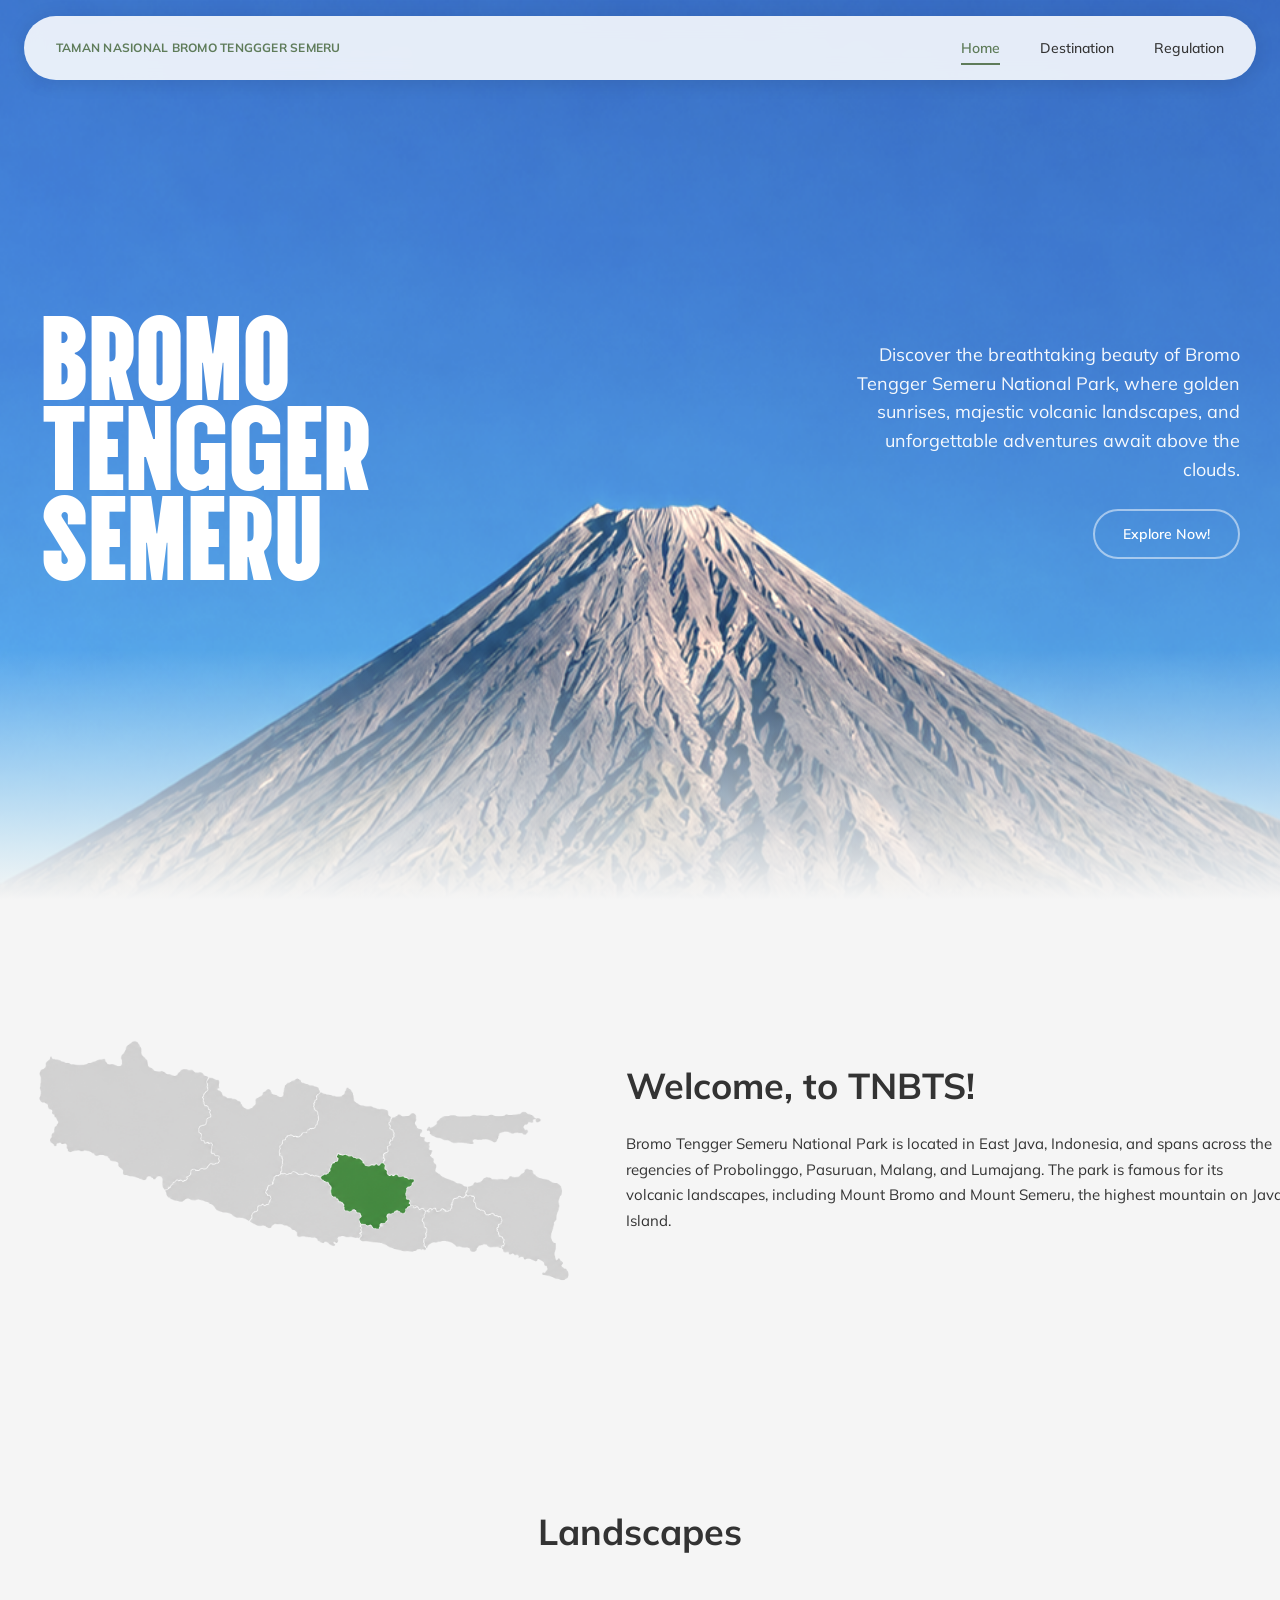
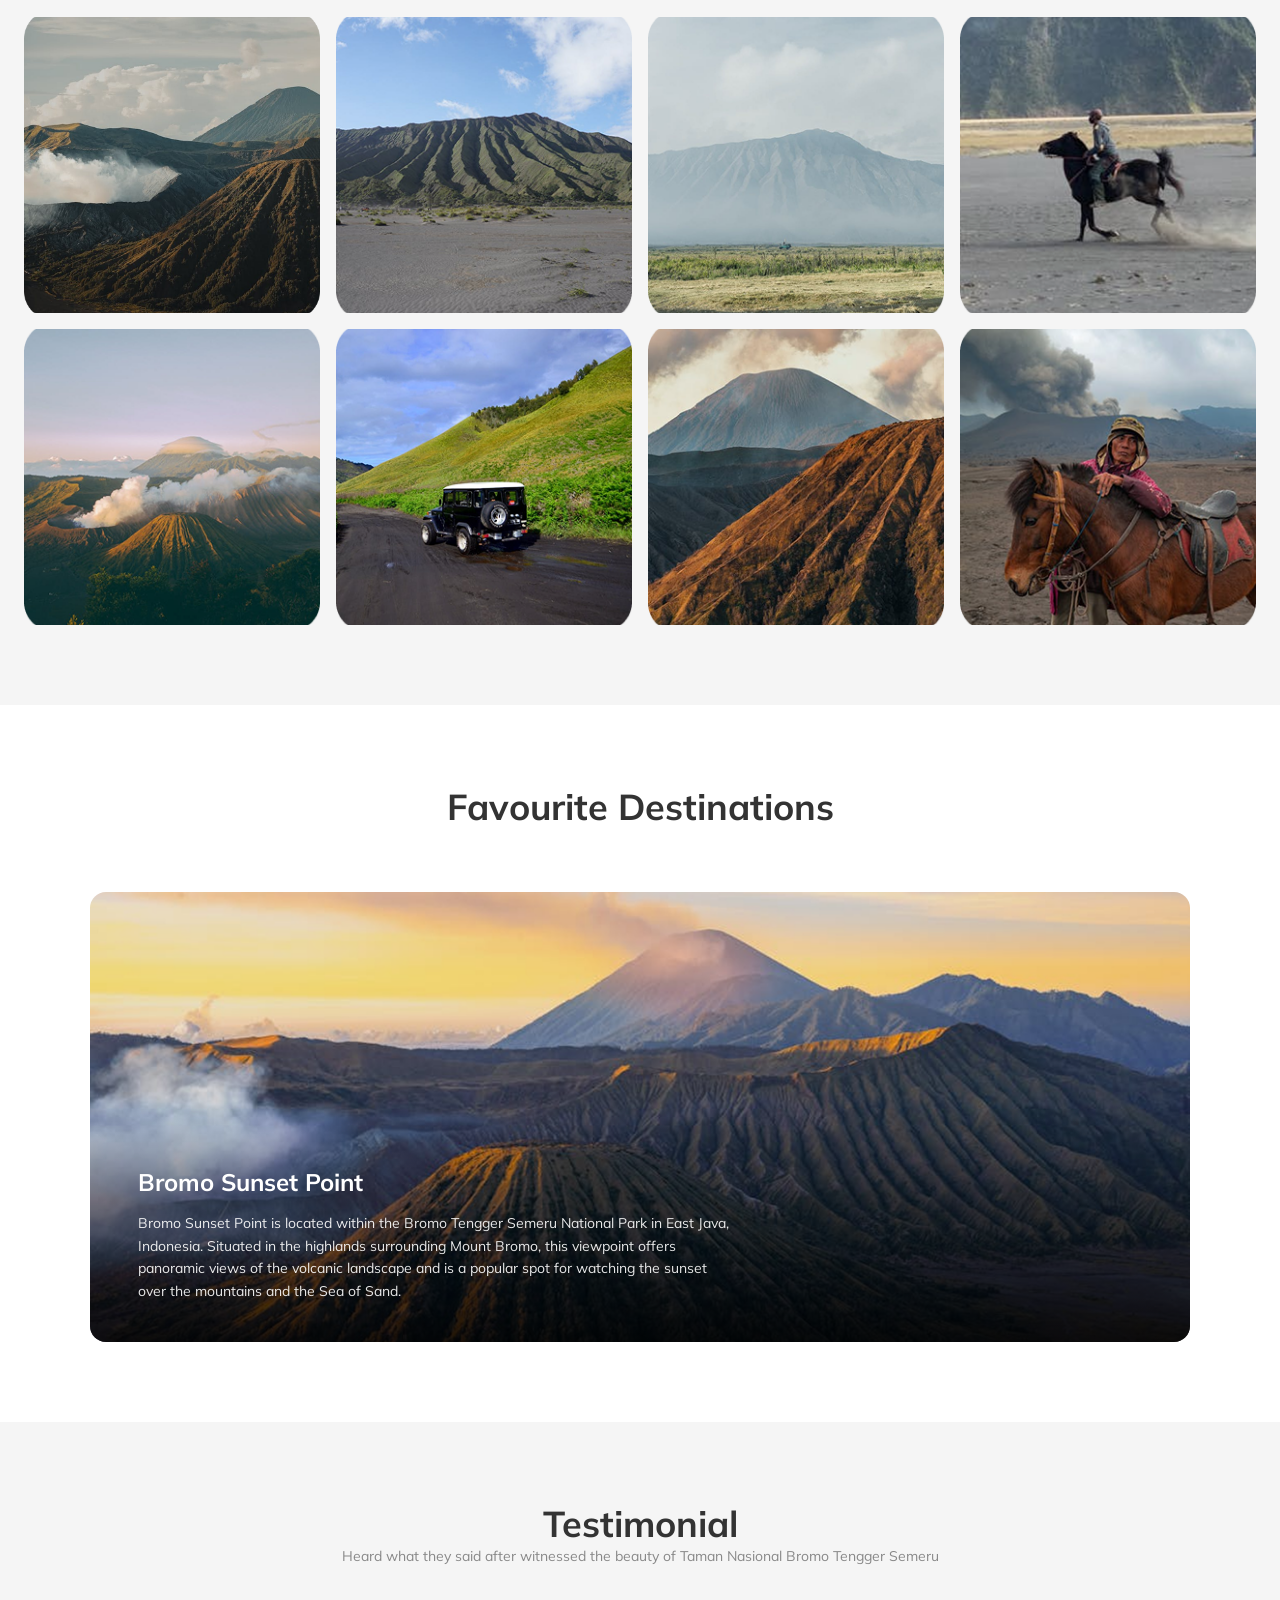
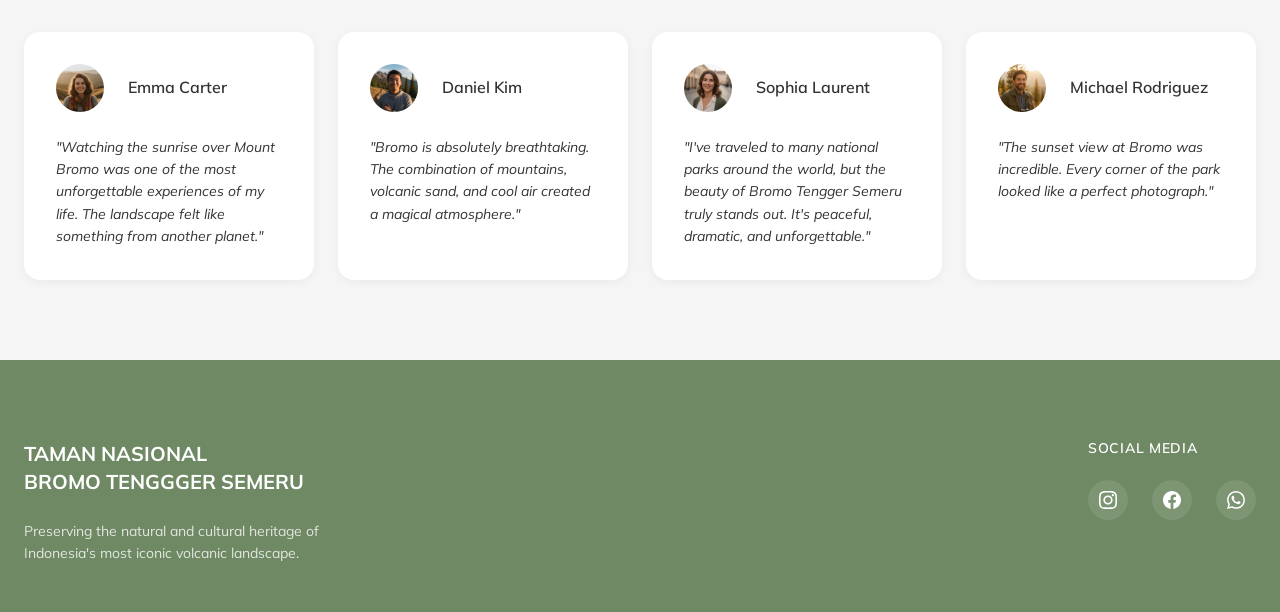
<file: Website Taman Nasional Bromo Tengger Semeru/index.html>
<link rel="preconnect" href="https://fonts.googleapis.com">
<link rel="preconnect" href="https://fonts.gstatic.com" crossorigin>
<link href="https://fonts.googleapis.com/css2?family=Vina+Sans&display=swap" rel="stylesheet">
<link href="https://fonts.googleapis.com/css2?family=Manrope:wght@200..800&display=swap" rel="stylesheet">

<!DOCTYPE html>
<html lang="en">
<head>
  <meta charset="UTF-8">
  <meta name="viewport" content="width=device-width, initial-scale=1.0">
  <title>Taman Nasional Bromo Tengger Semeru</title>
  <meta name="description" content="Discover the breathtaking beauty of Bromo Tengger Semeru National Park, Indonesia's iconic volcanic landscape.">
  <link rel="stylesheet" href="style.css">
  <link rel="preconnect" href="https://fonts.googleapis.com">
  <link rel="preconnect" href="https://fonts.gstatic.com" crossorigin>
  <link href="https://fonts.googleapis.com/css2?family=Vina+Sans&display=swap" rel="stylesheet">
  <link href="https://fonts.googleapis.com/css2?family=Manrope:wght@200..800&display=swap" rel="stylesheet">
  <link href="https://fonts.googleapis.com/css2?family=Mulish:wght@200;300;400;500;600;700;800&display=swap" rel="stylesheet">
  <link href="https://fonts.googleapis.com/css2?family=Montserrat:wght@100;200;300;400;500;600;700;800;900&display=swap" rel="stylesheet">
</head>
<body>

  <!-- navbar -->
  <nav class="navbar">
    <div class="navbar-logo">TAMAN NASIONAL BROMO TENGGGER SEMERU</div>
    <ul class="navbar-links">
      <li><a href="index.html" class="active">Home</a></li>
      <li><a href="destination.html">Destination</a></li>
      <li><a href="regulation.html">Regulation</a></li>
    </ul>
  </nav>

  <!-- heading -->
  <section class="hero home-hero">
    <img src="assets/home-mountain.png" alt="Bromo Tengger Semeru National Park" class="hero-bg">
    <div class="hero-content">
      <div class="hero-text">
        <h1 class="hero-title">BROMO<br>TENGGER<br>SEMERU</h1>
      </div>
      <div class="hero-right">
        <p class="hero-subtitle">Discover the breathtaking beauty of Bromo Tengger Semeru National Park, where golden sunrises, majestic volcanic landscapes, and unforgettable adventures await above the clouds.</p>
        <a href="destination.html" class="btn btn-outline">Explore Now!</a>
      </div>
    </div>
  </section>

  <!-- bagian welcome -->
  <section class="welcome">
    <div class="container">
      <div class="welcome-grid">
        <div class="welcome-map">
          <img src="assets/peta.png" alt="Gambar tidak ditemukan">
        </div>
        <div class="welcome-content">
          <h2>Welcome, to TNBTS!</h2>
          <p>Bromo Tengger Semeru National Park is located in East Java, Indonesia, and spans across the regencies of Probolinggo, Pasuruan, Malang, and Lumajang. The park is famous for its volcanic landscapes, including Mount Bromo and Mount Semeru, the highest mountain on Java Island.</p>
        </div>
      </div>
    </div>
  </section>

  <!-- galeri -->
  <section class="landscapes">
    <div class="container">
      <div class="section-header">
        <h2>Landscapes</h2>
      </div>
      <div class="masonry-grid">
        <div class="masonry-item">
          <img src="assets/img1.png" alt="Bromo panorama above clouds">
        </div>
        <div class="masonry-item">
          <img src="assets/img2.png" alt="Misty Bromo morning">
        </div>
        <div class="masonry-item">
          <img src="assets/img3.png" alt="Bromo crater close-up">
        </div>
        <div class="masonry-item">
          <img src="assets/img4.png" alt="Green savanna hills">
        </div>
        <div class="masonry-item">
          <img src="assets/img5.png" alt="Horse riding at Bromo">
        </div>
        <div class="masonry-item">
          <img src="assets/img6.png" alt="Aerial Bromo view">
        </div>
        <div class="masonry-item">
          <img src="assets/img7.png" alt="Terraced hills near Bromo">
        </div>
        <div class="masonry-item">
          <img src="assets/img8.png" alt="Kingkong hill viewpoint">
        </div>
      </div>
    </div>
  </section>

  <!-- favourite destinations -->
  <section class="favourite-destinations">
    <div class="container">
      <div class="section-header">
        <h2>Favourite Destinations</h2>
      </div>
      <div class="destination-card">
        <img src="assets/img9.png" alt="Bromo Sunset Point">
        <div class="destination-card-overlay">
          <h3>Bromo Sunset Point</h3>
          <p>Bromo Sunset Point is located within the Bromo Tengger Semeru National Park in East Java, Indonesia. Situated in the highlands surrounding Mount Bromo, this viewpoint offers panoramic views of the volcanic landscape and is a popular spot for watching the sunset over the mountains and the Sea of Sand.</p>
        </div>
      </div>
    </div>
  </section>

  <!-- testmonial -->
  <section class="testimonials">
    <div class="container">
      <div class="section-header">
        <h2>Testimonial</h2>
        <p class="testimonials-subtitle">Heard what they said after witnessed the beauty of Taman Nasional Bromo Tengger Semeru</p>
      </div>
      <div class="testimonials-grid">
        <div class="testimonial-card">
          <div class="testimonial-header">
            <img src="assets/avatar-emma.jpg" alt="Emma Carter" class="testimonial-avatar">
            <span class="testimonial-name">Emma Carter</span>
          </div>
          <p class="testimonial-text">"Watching the sunrise over Mount Bromo was one of the most unforgettable experiences of my life. The landscape felt like something from another planet."</p>
        </div>
        <div class="testimonial-card">
          <div class="testimonial-header">
            <img src="assets/avatar-daniel.jpg" alt="Daniel Kim" class="testimonial-avatar">
            <span class="testimonial-name">Daniel Kim</span>
          </div>
          <p class="testimonial-text">"Bromo is absolutely breathtaking. The combination of mountains, volcanic sand, and cool air created a magical atmosphere."</p>
        </div>
        <div class="testimonial-card">
          <div class="testimonial-header">
            <img src="assets/avatar-sophia.jpg" alt="Sophia Laurent" class="testimonial-avatar">
            <span class="testimonial-name">Sophia Laurent</span>
          </div>
          <p class="testimonial-text">"I've traveled to many national parks around the world, but the beauty of Bromo Tengger Semeru truly stands out. It's peaceful, dramatic, and unforgettable."</p>
        </div>
        <div class="testimonial-card">
          <div class="testimonial-header">
            <img src="assets/avatar-michael.jpg" alt="Michael Rodriguez" class="testimonial-avatar">
            <span class="testimonial-name">Michael Rodriguez</span>
          </div>
          <p class="testimonial-text">"The sunset view at Bromo was incredible. Every corner of the park looked like a perfect photograph."</p>
        </div>
      </div>
    </div>
  </section>

  <!-- footer -->
  <footer class="footer">
    <div class="container">
      <div class="footer-grid">
        <div class="footer-brand">
          <h3>TAMAN NASIONAL<br>BROMO TENGGGER SEMERU</h3>
          <p>Preserving the natural and cultural heritage of Indonesia's most iconic volcanic landscape.</p>
        </div>
        <div class="footer-social">
          <h4>Social Media</h4>
          <div class="social-links">
            <a href="https://www.instagram.com/bbtnbromotenggersemeru/" class="social-link" aria-label="Instagram">
              <svg viewBox="0 0 24 24"><path d="M12 2.163c3.204 0 3.584.012 4.85.07 3.252.148 4.771 1.691 4.919 4.919.058 1.265.069 1.645.069 4.849 0 3.205-.012 3.584-.069 4.849-.149 3.225-1.664 4.771-4.919 4.919-1.266.058-1.644.07-4.85.07-3.204 0-3.584-.012-4.849-.07-3.26-.149-4.771-1.699-4.919-4.92-.058-1.265-.07-1.644-.07-4.849 0-3.204.013-3.583.07-4.849.149-3.227 1.664-4.771 4.919-4.919 1.266-.057 1.645-.069 4.849-.069zm0-2.163c-3.259 0-3.667.014-4.947.072-4.358.2-6.78 2.618-6.98 6.98-.059 1.281-.073 1.689-.073 4.948 0 3.259.014 3.668.072 4.948.2 4.358 2.618 6.78 6.98 6.98 1.281.058 1.689.072 4.948.072 3.259 0 3.668-.014 4.948-.072 4.354-.2 6.782-2.618 6.979-6.98.059-1.28.073-1.689.073-4.948 0-3.259-.014-3.667-.072-4.947-.196-4.354-2.617-6.78-6.979-6.98-1.281-.059-1.69-.073-4.949-.073zm0 5.838c-3.403 0-6.162 2.759-6.162 6.162s2.759 6.163 6.162 6.163 6.162-2.759 6.162-6.163c0-3.403-2.759-6.162-6.162-6.162zm0 10.162c-2.209 0-4-1.79-4-4 0-2.209 1.791-4 4-4s4 1.791 4 4c0 2.21-1.791 4-4 4zm6.406-11.845c-.796 0-1.441.645-1.441 1.44s.645 1.44 1.441 1.44c.795 0 1.439-.645 1.439-1.44s-.644-1.44-1.439-1.44z"/></svg>
            </a>
            <a href="https://www.facebook.com/tnbromotenggersemeru/?locale=id_ID" class="social-link" aria-label="Facebook">
              <svg viewBox="0 0 24 24"><path d="M24 12.073c0-6.627-5.373-12-12-12s-12 5.373-12 12c0 5.99 4.388 10.954 10.125 11.854v-8.385H7.078v-3.47h3.047V9.43c0-3.007 1.792-4.669 4.533-4.669 1.312 0 2.686.235 2.686.235v2.953H15.83c-1.491 0-1.956.925-1.956 1.874v2.25h3.328l-.532 3.47h-2.796v8.385C19.612 23.027 24 18.062 24 12.073z"/></svg>
            </a>
            <a href="https://api.whatsapp.com/send/?phone=6285158891828&text&type=phone_number&app_absent=0" class="social-link" aria-label="WhatsApp">
              <svg viewBox="0 0 24 24"><path d="M17.472 14.382c-.297-.149-1.758-.867-2.03-.967-.273-.099-.471-.148-.67.15-.197.297-.767.966-.94 1.164-.173.199-.347.223-.644.075-.297-.15-1.255-.463-2.39-1.475-.883-.788-1.48-1.761-1.653-2.059-.173-.297-.018-.458.13-.606.134-.133.298-.347.446-.52.149-.174.198-.298.298-.497.099-.198.05-.371-.025-.52-.075-.149-.669-1.612-.916-2.207-.242-.579-.487-.5-.669-.51-.173-.008-.371-.01-.57-.01-.198 0-.52.074-.792.372-.272.297-1.04 1.016-1.04 2.479 0 1.462 1.065 2.875 1.213 3.074.149.198 2.096 3.2 5.077 4.487.709.306 1.262.489 1.694.625.712.227 1.36.195 1.871.118.571-.085 1.758-.719 2.006-1.413.248-.694.248-1.289.173-1.413-.074-.124-.272-.198-.57-.347m-5.421 7.403h-.004a9.87 9.87 0 01-5.031-1.378l-.361-.214-3.741.982.998-3.648-.235-.374a9.86 9.86 0 01-1.51-5.26c.001-5.45 4.436-9.884 9.888-9.884 2.64 0 5.122 1.03 6.988 2.898a9.825 9.825 0 012.893 6.994c-.003 5.45-4.437 9.884-9.885 9.884m8.413-18.297A11.815 11.815 0 0012.05 0C5.495 0 .16 5.335.157 11.892c0 2.096.547 4.142 1.588 5.945L.057 24l6.305-1.654a11.882 11.882 0 005.683 1.448h.005c6.554 0 11.89-5.335 11.893-11.893a11.821 11.821 0 00-3.48-8.413z"/></svg>
            </a>
          </div>
        </div>
      </div>
    </div>
  </footer>

</body>
</html>
</file>
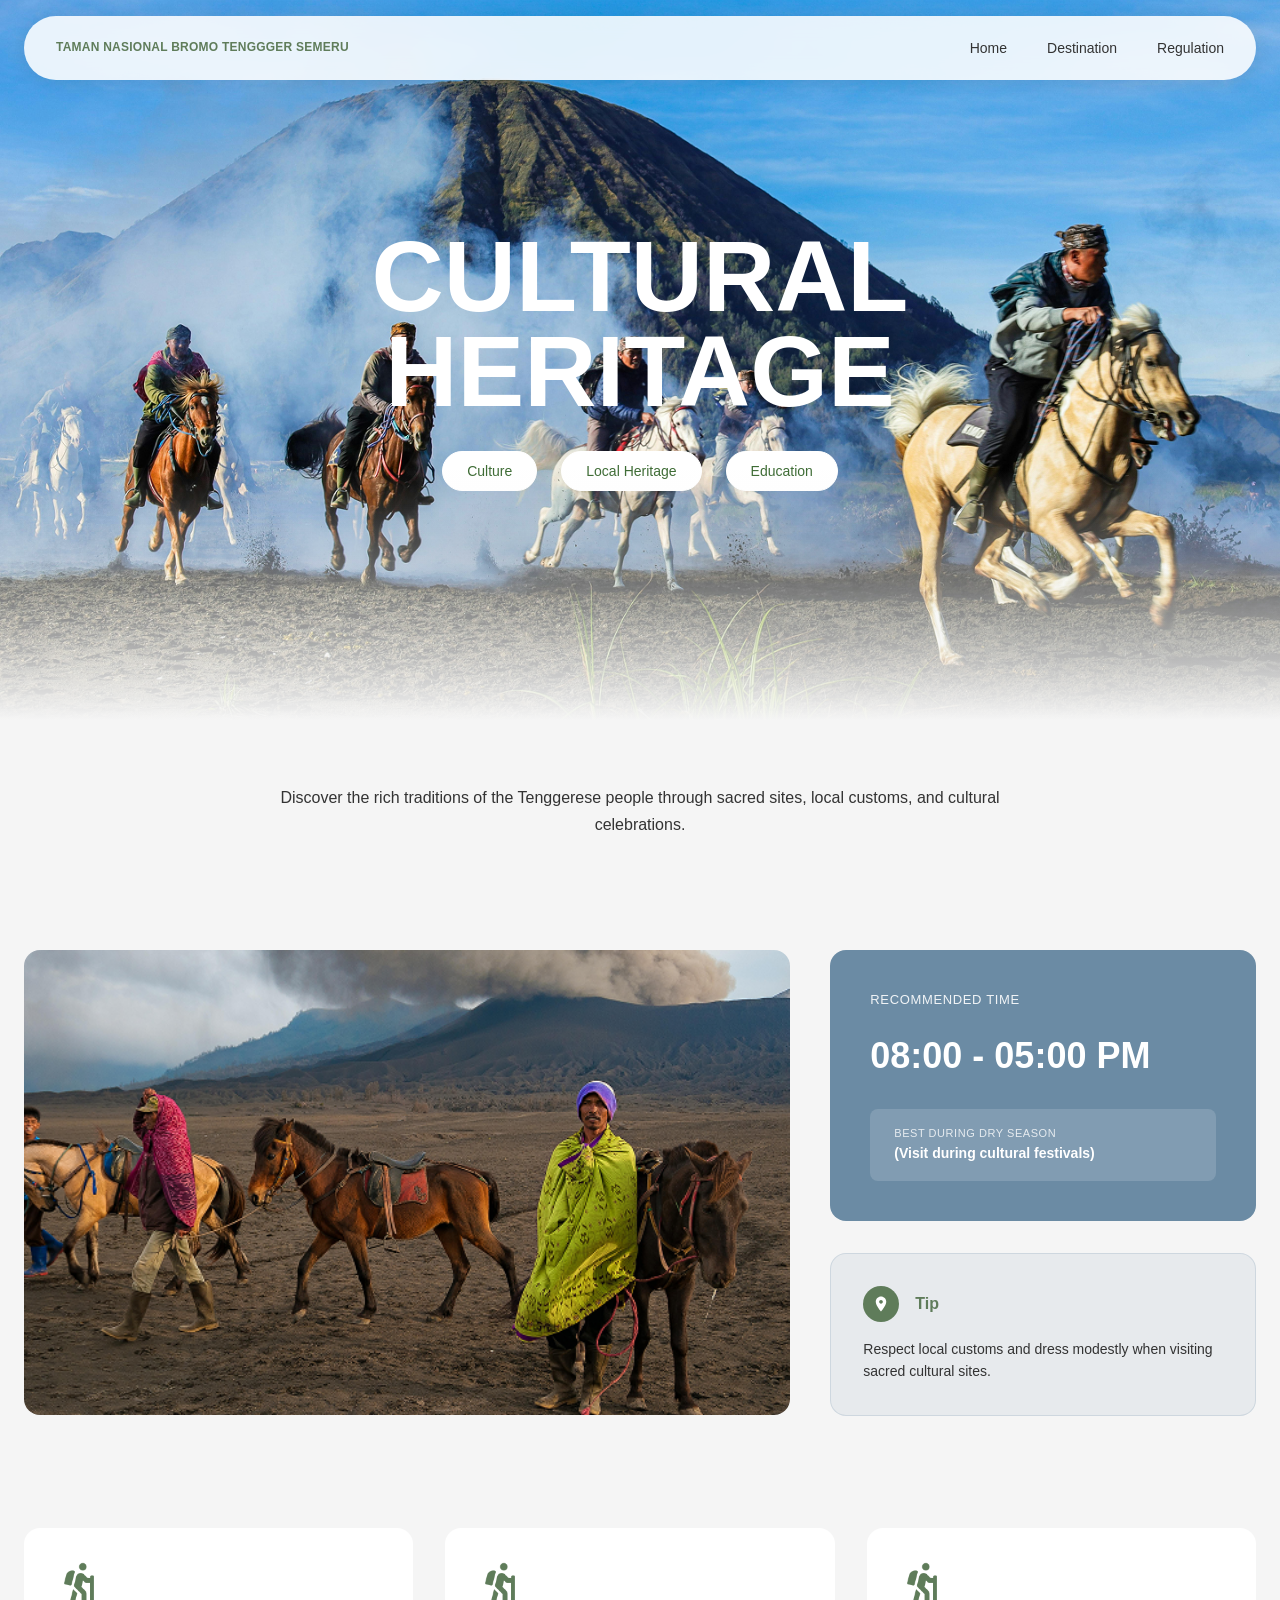
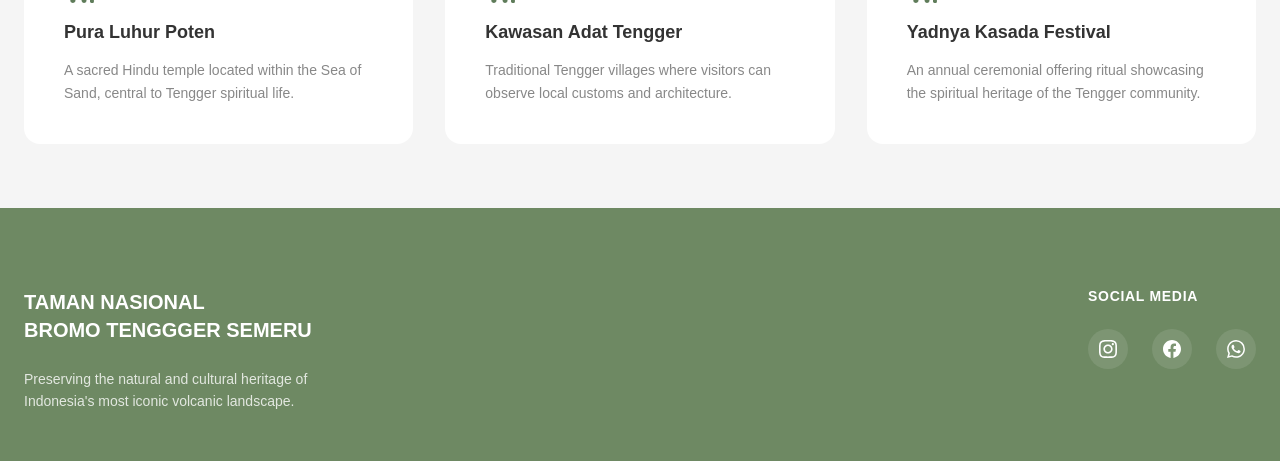
<file: Website Taman Nasional Bromo Tengger Semeru/destination-cultural-heritage.html>
<!DOCTYPE html>
<html lang="en">
<head>
  <meta charset="UTF-8">
  <meta name="viewport" content="width=device-width, initial-scale=1.0">
  <title>Cultural Heritage - Taman Nasional Bromo Tengger Semeru</title>
  <meta name="description" content="Discover the rich traditions of the Tenggerese people through sacred sites, local customs, and cultural celebrations at Bromo.">
  <link rel="stylesheet" href="style.css">
</head>
<body>

  <!-- navbar -->
  <nav class="navbar">
    <div class="navbar-logo">TAMAN NASIONAL BROMO TENGGGER SEMERU</div>
    <ul class="navbar-links">
      <li><a href="index.html">Home</a></li>
      <li><a href="destination.html">Destination</a></li>
      <li><a href="regulation.html">Regulation</a></li>
    </ul>
  </nav>

  <!-- heading atas -->
  <section class="hero sub-hero">
    <img src="assets/img17.png" alt="Cultural Heritage at Bromo" class="hero-bg">
    <div class="hero-content">
      <h1 class="hero-title">CULTURAL HERITAGE</h1>
      <div class="hero-tags">
        <span class="tag-pill">Culture</span>
        <span class="tag-pill">Local Heritage</span>
        <span class="tag-pill">Education</span>
      </div>
    </div>
  </section>

  <!-- deskripsi -->
  <section class="description-section">
    <div class="container">
      <p>Discover the rich traditions of the Tenggerese people through sacred sites, local customs, and cultural celebrations.</p>
    </div>
  </section>

  <!-- kotak konten -->
  <section class="content-block">
    <div class="container">
      <div class="content-grid">
        <div class="content-image">
          <img src="assets/img21.png" alt="Tenggerese cultural ceremony at Bromo">
        </div>
        <div class="content-sidebar">
          <div class="time-card">
            <div class="time-card-label">Recommended Time</div>
            <div class="time-card-time">08:00 - 05:00 PM</div>
            <div class="time-card-season">
              <div class="time-card-season-label">Best During Dry Season</div>
              <div class="time-card-season-value">(Visit during cultural festivals)</div>
            </div>
          </div>
          <div class="tip-card">
            <div class="tip-card-header">
              <div class="tip-icon">
                <svg viewBox="0 0 24 24"><path d="M12 2C8.13 2 5 5.13 5 9c0 5.25 7 13 7 13s7-7.75 7-13c0-3.87-3.13-7-7-7zm0 9.5c-1.38 0-2.5-1.12-2.5-2.5s1.12-2.5 2.5-2.5 2.5 1.12 2.5 2.5-1.12 2.5-2.5 2.5z"/></svg>
              </div>
              <h4>Tip</h4>
            </div>
            <p>Respect local customs and dress modestly when visiting sacred cultural sites.</p>
          </div>
        </div>
      </div>
    </div>
  </section>

  <!-- destinasi -->
  <section class="sub-locations">
    <div class="container">
      <div class="sub-locations-grid">
        <div class="sub-location-card">
          <div class="sub-location-icon">
            <img src="assets/img22.png">
          </div>
          <h3>Pura Luhur Poten</h3>
          <p>A sacred Hindu temple located within the Sea of Sand, central to Tengger spiritual life.</p>
        </div>
        <div class="sub-location-card">
          <div class="sub-location-icon">
            <img src="assets/img22.png">
          </div>
          <h3>Kawasan Adat Tengger</h3>
          <p>Traditional Tengger villages where visitors can observe local customs and architecture.</p>
        </div>
        <div class="sub-location-card">
          <div class="sub-location-icon">
            <img src="assets/img22.png">
          </div>
          <h3>Yadnya Kasada Festival</h3>
          <p>An annual ceremonial offering ritual showcasing the spiritual heritage of the Tengger community.</p>
        </div>
      </div>
    </div>
  </section>

<!-- footer-->
  <footer class="footer">
    <div class="container">
      <div class="footer-grid">
        <div class="footer-brand">
          <h3>TAMAN NASIONAL<br>BROMO TENGGGER SEMERU</h3>
          <p>Preserving the natural and cultural heritage of Indonesia's most iconic volcanic landscape.</p>
        </div>
        <div class="footer-social">
          <h4>Social Media</h4>
          <div class="social-links">
            <a href="https://www.instagram.com/bbtnbromotenggersemeru/" class="social-link" aria-label="Instagram">
              <svg viewBox="0 0 24 24"><path d="M12 2.163c3.204 0 3.584.012 4.85.07 3.252.148 4.771 1.691 4.919 4.919.058 1.265.069 1.645.069 4.849 0 3.205-.012 3.584-.069 4.849-.149 3.225-1.664 4.771-4.919 4.919-1.266.058-1.644.07-4.85.07-3.204 0-3.584-.012-4.849-.07-3.26-.149-4.771-1.699-4.919-4.92-.058-1.265-.07-1.644-.07-4.849 0-3.204.013-3.583.07-4.849.149-3.227 1.664-4.771 4.919-4.919 1.266-.057 1.645-.069 4.849-.069zm0-2.163c-3.259 0-3.667.014-4.947.072-4.358.2-6.78 2.618-6.98 6.98-.059 1.281-.073 1.689-.073 4.948 0 3.259.014 3.668.072 4.948.2 4.358 2.618 6.78 6.98 6.98 1.281.058 1.689.072 4.948.072 3.259 0 3.668-.014 4.948-.072 4.354-.2 6.782-2.618 6.979-6.98.059-1.28.073-1.689.073-4.948 0-3.259-.014-3.667-.072-4.947-.196-4.354-2.617-6.78-6.979-6.98-1.281-.059-1.69-.073-4.949-.073zm0 5.838c-3.403 0-6.162 2.759-6.162 6.162s2.759 6.163 6.162 6.163 6.162-2.759 6.162-6.163c0-3.403-2.759-6.162-6.162-6.162zm0 10.162c-2.209 0-4-1.79-4-4 0-2.209 1.791-4 4-4s4 1.791 4 4c0 2.21-1.791 4-4 4zm6.406-11.845c-.796 0-1.441.645-1.441 1.44s.645 1.44 1.441 1.44c.795 0 1.439-.645 1.439-1.44s-.644-1.44-1.439-1.44z"/></svg>
            </a>
            <a href="https://www.facebook.com/tnbromotenggersemeru/?locale=id_ID" class="social-link" aria-label="Facebook">
              <svg viewBox="0 0 24 24"><path d="M24 12.073c0-6.627-5.373-12-12-12s-12 5.373-12 12c0 5.99 4.388 10.954 10.125 11.854v-8.385H7.078v-3.47h3.047V9.43c0-3.007 1.792-4.669 4.533-4.669 1.312 0 2.686.235 2.686.235v2.953H15.83c-1.491 0-1.956.925-1.956 1.874v2.25h3.328l-.532 3.47h-2.796v8.385C19.612 23.027 24 18.062 24 12.073z"/></svg>
            </a>
            <a href="https://api.whatsapp.com/send/?phone=6285158891828&text&type=phone_number&app_absent=0" class="social-link" aria-label="WhatsApp">
              <svg viewBox="0 0 24 24"><path d="M17.472 14.382c-.297-.149-1.758-.867-2.03-.967-.273-.099-.471-.148-.67.15-.197.297-.767.966-.94 1.164-.173.199-.347.223-.644.075-.297-.15-1.255-.463-2.39-1.475-.883-.788-1.48-1.761-1.653-2.059-.173-.297-.018-.458.13-.606.134-.133.298-.347.446-.52.149-.174.198-.298.298-.497.099-.198.05-.371-.025-.52-.075-.149-.669-1.612-.916-2.207-.242-.579-.487-.5-.669-.51-.173-.008-.371-.01-.57-.01-.198 0-.52.074-.792.372-.272.297-1.04 1.016-1.04 2.479 0 1.462 1.065 2.875 1.213 3.074.149.198 2.096 3.2 5.077 4.487.709.306 1.262.489 1.694.625.712.227 1.36.195 1.871.118.571-.085 1.758-.719 2.006-1.413.248-.694.248-1.289.173-1.413-.074-.124-.272-.198-.57-.347m-5.421 7.403h-.004a9.87 9.87 0 01-5.031-1.378l-.361-.214-3.741.982.998-3.648-.235-.374a9.86 9.86 0 01-1.51-5.26c.001-5.45 4.436-9.884 9.888-9.884 2.64 0 5.122 1.03 6.988 2.898a9.825 9.825 0 012.893 6.994c-.003 5.45-4.437 9.884-9.885 9.884m8.413-18.297A11.815 11.815 0 0012.05 0C5.495 0 .16 5.335.157 11.892c0 2.096.547 4.142 1.588 5.945L.057 24l6.305-1.654a11.882 11.882 0 005.683 1.448h.005c6.554 0 11.89-5.335 11.893-11.893a11.821 11.821 0 00-3.48-8.413z"/></svg>
            </a>
          </div>
        </div>
      </div>
    </div>
  </footer>
</body>
</html>
</file>
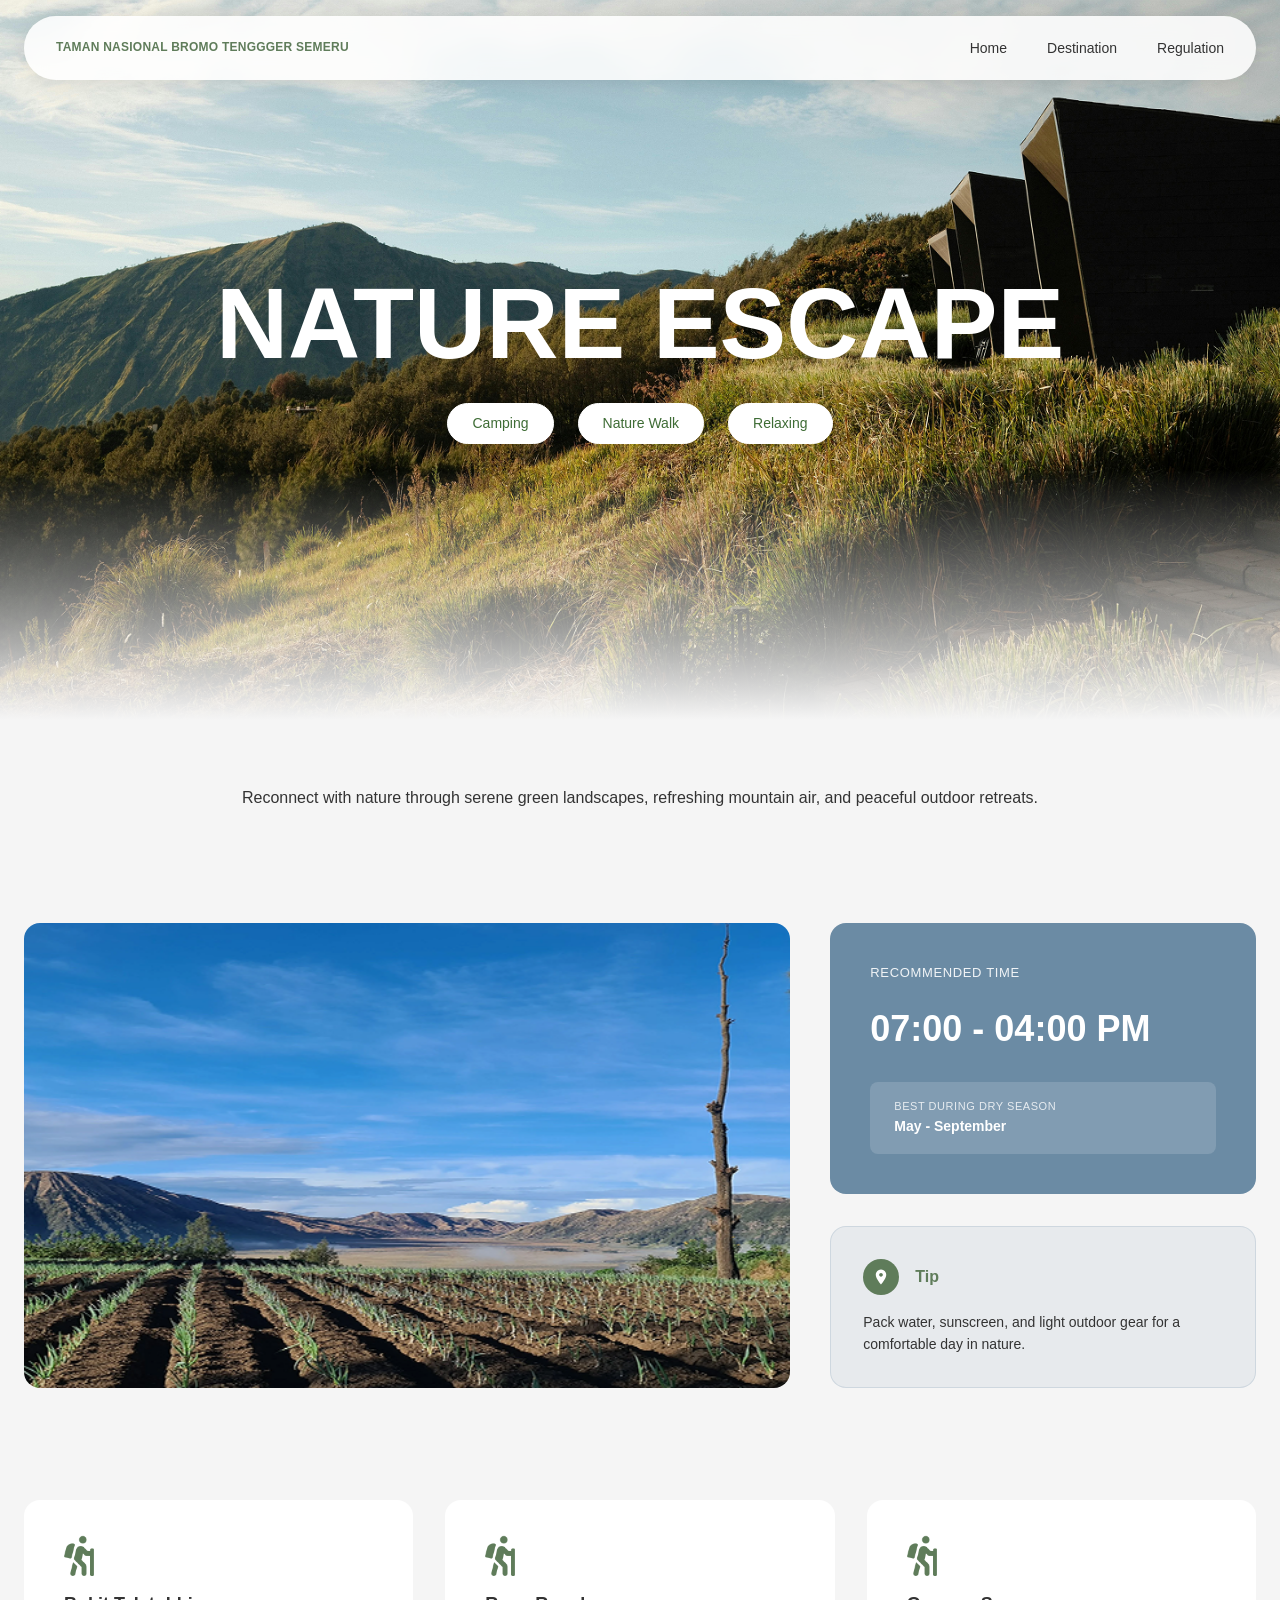
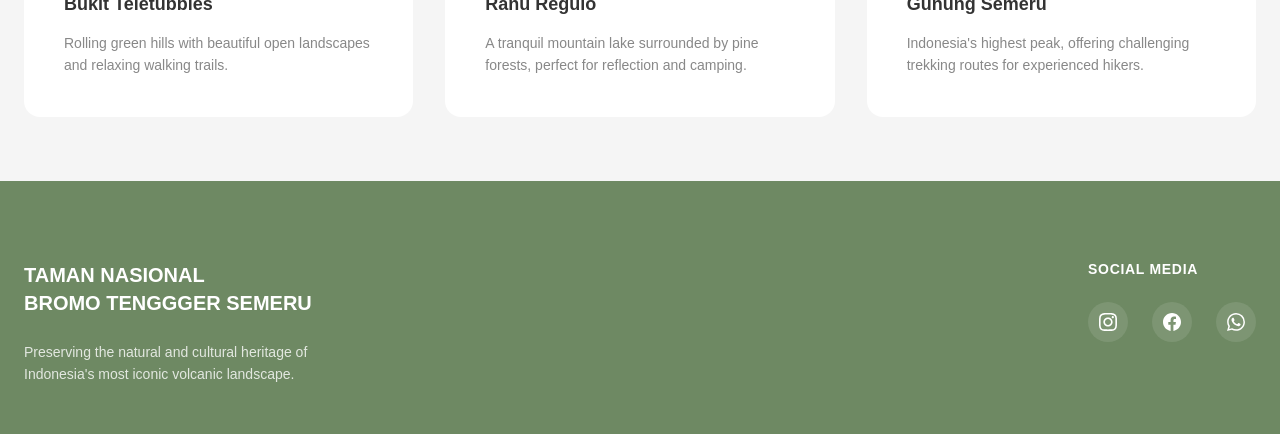
<file: Website Taman Nasional Bromo Tengger Semeru/destination-nature-escape.html>
<!DOCTYPE html>
<html lang="en">
<head>
  <meta charset="UTF-8">
  <meta name="viewport" content="width=device-width, initial-scale=1.0">
  <title>Nature Escape - Taman Nasional Bromo Tengger Semeru</title>
  <meta name="description" content="Reconnect with nature through serene green landscapes and peaceful outdoor retreats at Bromo Tengger Semeru. Best time: 07:00 - 04:00 PM.">
  <link rel="stylesheet" href="style.css">
</head>
<body>

  <!--navbar-->
  <nav class="navbar">
    <div class="navbar-logo">TAMAN NASIONAL BROMO TENGGGER SEMERU</div>
    <ul class="navbar-links">
      <li><a href="index.html">Home</a></li>
      <li><a href="destination.html">Destination</a></li>
      <li><a href="regulation.html">Regulation</a></li>
    </ul>
  </nav>

  <!-- heading atas -->
  <section class="hero sub-hero">
    <img src="assets/img16.png" alt="Nature Escape at Bromo" class="hero-bg">
    <div class="hero-content">
      <h1 class="hero-title">NATURE ESCAPE</h1>
      <div class="hero-tags">
        <span class="tag-pill">Camping</span>
        <span class="tag-pill">Nature Walk</span>
        <span class="tag-pill">Relaxing</span>
      </div>
    </div>
  </section>

  <!--deskripsi  -->
  <section class="description-section">
    <div class="container">
      <p>Reconnect with nature through serene green landscapes, refreshing mountain air, and peaceful outdoor retreats.</p>
    </div>
  </section>

  <!-- kotak konten -->
  <section class="content-block">
    <div class="container">
      <div class="content-grid">
        <div class="content-image">
          <img src="assets/img20.png" alt="Serene mountain lake in Bromo">
        </div>
        <div class="content-sidebar">
          <div class="time-card">
            <div class="time-card-label">Recommended Time</div>
            <div class="time-card-time">07:00 - 04:00 PM</div>
            <div class="time-card-season">
              <div class="time-card-season-label">Best During Dry Season</div>
              <div class="time-card-season-value">May - September</div>
            </div>
          </div>
          <div class="tip-card">
            <div class="tip-card-header">
              <div class="tip-icon">
                <svg viewBox="0 0 24 24"><path d="M12 2C8.13 2 5 5.13 5 9c0 5.25 7 13 7 13s7-7.75 7-13c0-3.87-3.13-7-7-7zm0 9.5c-1.38 0-2.5-1.12-2.5-2.5s1.12-2.5 2.5-2.5 2.5 1.12 2.5 2.5-1.12 2.5-2.5 2.5z"/></svg>
              </div>
              <h4>Tip</h4>
            </div>
            <p>Pack water, sunscreen, and light outdoor gear for a comfortable day in nature.</p>
          </div>
        </div>
      </div>
    </div>
  </section>

  <!-- destinasi-->
  <section class="sub-locations">
    <div class="container">
      <div class="sub-locations-grid">
        <div class="sub-location-card">
          <div class="sub-location-icon">
            <img src="assets/img22.png">
          </div>
          <h3>Bukit Teletubbies</h3>
          <p>Rolling green hills with beautiful open landscapes and relaxing walking trails.</p>
        </div>
        <div class="sub-location-card">
          <div class="sub-location-icon">
            <img src="assets/img22.png">
          </div>
          <h3>Ranu Regulo</h3>
          <p>A tranquil mountain lake surrounded by pine forests, perfect for reflection and camping.</p>
        </div>
        <div class="sub-location-card">
          <div class="sub-location-icon">
            <img src="assets/img22.png">
          </div>
          <h3>Gunung Semeru</h3>
          <p>Indonesia's highest peak, offering challenging trekking routes for experienced hikers.</p>
        </div>
      </div>
    </div>
  </section>

  <!-- footer -->
  <footer class="footer">
    <div class="container">
      <div class="footer-grid">
        <div class="footer-brand">
          <h3>TAMAN NASIONAL<br>BROMO TENGGGER SEMERU</h3>
          <p>Preserving the natural and cultural heritage of Indonesia's most iconic volcanic landscape.</p>
        </div>
        <div class="footer-social">
          <h4>Social Media</h4>
          <div class="social-links">
            <a href="https://www.instagram.com/bbtnbromotenggersemeru/" class="social-link" aria-label="Instagram">
              <svg viewBox="0 0 24 24"><path d="M12 2.163c3.204 0 3.584.012 4.85.07 3.252.148 4.771 1.691 4.919 4.919.058 1.265.069 1.645.069 4.849 0 3.205-.012 3.584-.069 4.849-.149 3.225-1.664 4.771-4.919 4.919-1.266.058-1.644.07-4.85.07-3.204 0-3.584-.012-4.849-.07-3.26-.149-4.771-1.699-4.919-4.92-.058-1.265-.07-1.644-.07-4.849 0-3.204.013-3.583.07-4.849.149-3.227 1.664-4.771 4.919-4.919 1.266-.057 1.645-.069 4.849-.069zm0-2.163c-3.259 0-3.667.014-4.947.072-4.358.2-6.78 2.618-6.98 6.98-.059 1.281-.073 1.689-.073 4.948 0 3.259.014 3.668.072 4.948.2 4.358 2.618 6.78 6.98 6.98 1.281.058 1.689.072 4.948.072 3.259 0 3.668-.014 4.948-.072 4.354-.2 6.782-2.618 6.979-6.98.059-1.28.073-1.689.073-4.948 0-3.259-.014-3.667-.072-4.947-.196-4.354-2.617-6.78-6.979-6.98-1.281-.059-1.69-.073-4.949-.073zm0 5.838c-3.403 0-6.162 2.759-6.162 6.162s2.759 6.163 6.162 6.163 6.162-2.759 6.162-6.163c0-3.403-2.759-6.162-6.162-6.162zm0 10.162c-2.209 0-4-1.79-4-4 0-2.209 1.791-4 4-4s4 1.791 4 4c0 2.21-1.791 4-4 4zm6.406-11.845c-.796 0-1.441.645-1.441 1.44s.645 1.44 1.441 1.44c.795 0 1.439-.645 1.439-1.44s-.644-1.44-1.439-1.44z"/></svg>
            </a>
            <a href="https://www.facebook.com/tnbromotenggersemeru/?locale=id_ID" class="social-link" aria-label="Facebook">
              <svg viewBox="0 0 24 24"><path d="M24 12.073c0-6.627-5.373-12-12-12s-12 5.373-12 12c0 5.99 4.388 10.954 10.125 11.854v-8.385H7.078v-3.47h3.047V9.43c0-3.007 1.792-4.669 4.533-4.669 1.312 0 2.686.235 2.686.235v2.953H15.83c-1.491 0-1.956.925-1.956 1.874v2.25h3.328l-.532 3.47h-2.796v8.385C19.612 23.027 24 18.062 24 12.073z"/></svg>
            </a>
            <a href="https://api.whatsapp.com/send/?phone=6285158891828&text&type=phone_number&app_absent=0" class="social-link" aria-label="WhatsApp">
              <svg viewBox="0 0 24 24"><path d="M17.472 14.382c-.297-.149-1.758-.867-2.03-.967-.273-.099-.471-.148-.67.15-.197.297-.767.966-.94 1.164-.173.199-.347.223-.644.075-.297-.15-1.255-.463-2.39-1.475-.883-.788-1.48-1.761-1.653-2.059-.173-.297-.018-.458.13-.606.134-.133.298-.347.446-.52.149-.174.198-.298.298-.497.099-.198.05-.371-.025-.52-.075-.149-.669-1.612-.916-2.207-.242-.579-.487-.5-.669-.51-.173-.008-.371-.01-.57-.01-.198 0-.52.074-.792.372-.272.297-1.04 1.016-1.04 2.479 0 1.462 1.065 2.875 1.213 3.074.149.198 2.096 3.2 5.077 4.487.709.306 1.262.489 1.694.625.712.227 1.36.195 1.871.118.571-.085 1.758-.719 2.006-1.413.248-.694.248-1.289.173-1.413-.074-.124-.272-.198-.57-.347m-5.421 7.403h-.004a9.87 9.87 0 01-5.031-1.378l-.361-.214-3.741.982.998-3.648-.235-.374a9.86 9.86 0 01-1.51-5.26c.001-5.45 4.436-9.884 9.888-9.884 2.64 0 5.122 1.03 6.988 2.898a9.825 9.825 0 012.893 6.994c-.003 5.45-4.437 9.884-9.885 9.884m8.413-18.297A11.815 11.815 0 0012.05 0C5.495 0 .16 5.335.157 11.892c0 2.096.547 4.142 1.588 5.945L.057 24l6.305-1.654a11.882 11.882 0 005.683 1.448h.005c6.554 0 11.89-5.335 11.893-11.893a11.821 11.821 0 00-3.48-8.413z"/></svg>
            </a>
          </div>
        </div>
      </div>
    </div>
  </footer>

</body>
</html>
</file>
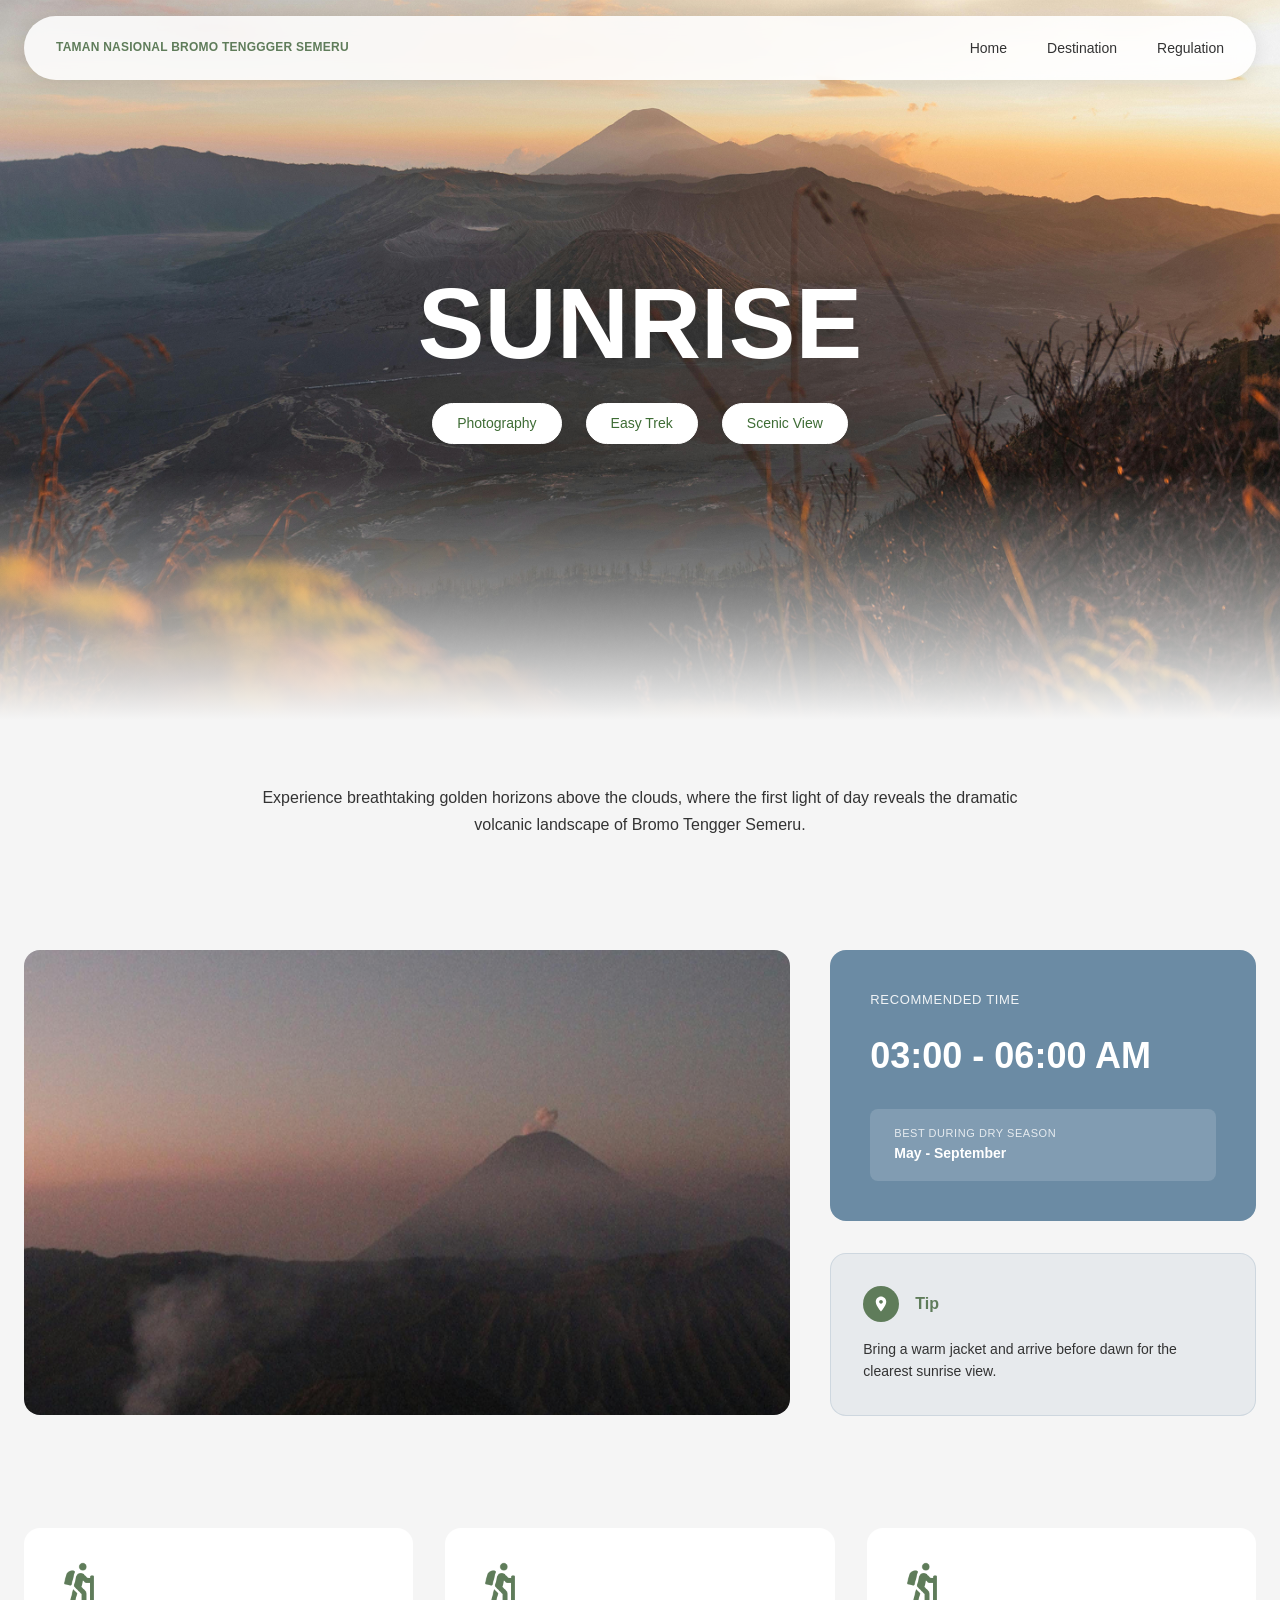
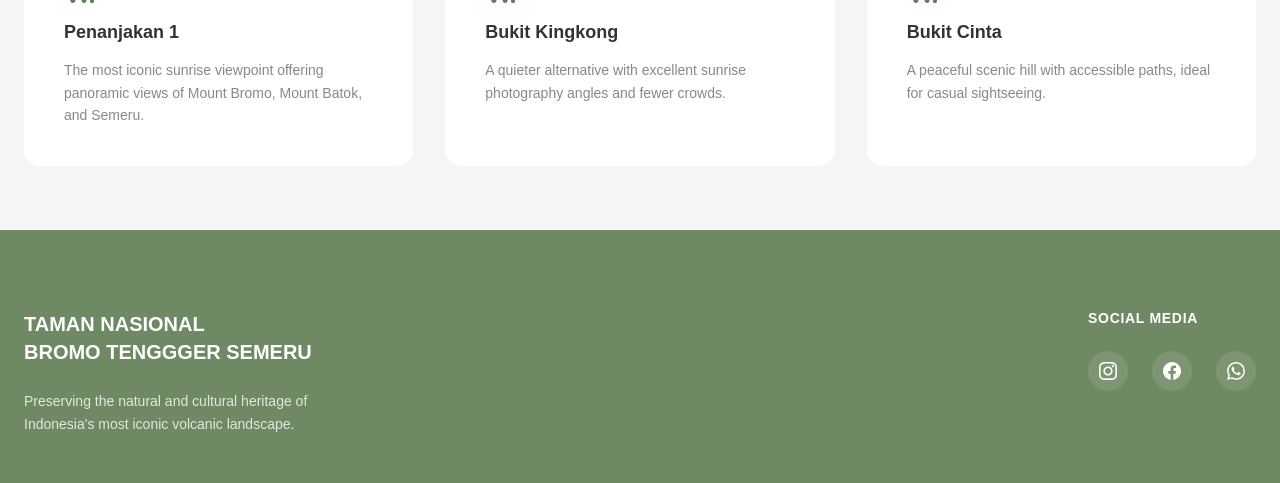
<file: Website Taman Nasional Bromo Tengger Semeru/destination-sunrise.html>
<!DOCTYPE html>
<html lang="en">
<head>
  <meta charset="UTF-8">
  <meta name="viewport" content="width=device-width, initial-scale=1.0">
  <title>Sunrise - Taman Nasional Bromo Tengger Semeru</title>
  <meta name="description" content="Experience breathtaking golden horizons at Bromo's sunrise viewpoints. Best time: 03:00 - 06:00 AM during dry season.">
  <link rel="stylesheet" href="style.css">
</head>
<body>

  <!-- navbar -->
  <nav class="navbar">
    <div class="navbar-logo">TAMAN NASIONAL BROMO TENGGGER SEMERU</div>
    <ul class="navbar-links">
      <li><a href="index.html">Home</a></li>
      <li><a href="destination.html">Destination</a></li>
      <li><a href="regulation.html">Regulation</a></li>
    </ul>
  </nav>

  <!-- heading atas -->
  <section class="hero sub-hero">
    <img src="assets/img14.png" alt="Sunrise at Bromo" class="hero-bg">
    <div class="hero-content">
      <h1 class="hero-title">SUNRISE</h1>
      <div class="hero-tags">
        <span class="tag-pill">Photography</span>
        <span class="tag-pill">Easy Trek</span>
        <span class="tag-pill">Scenic View</span>
      </div>
    </div>
  </section>

  <!-- deskripsi -->
  <section class="description-section">
    <div class="container">
      <p>Experience breathtaking golden horizons above the clouds, where the first light of day reveals the dramatic volcanic landscape of Bromo Tengger Semeru.</p>
    </div>
  </section>

  <!-- kotak kontenn -->
  <section class="content-block">
    <div class="container">
      <div class="content-grid">
        <div class="content-image">
          <img src="assets/img18.png" alt="Sunrise viewpoint at Bromo">
        </div>
        <div class="content-sidebar">
          <div class="time-card">
            <div class="time-card-label">Recommended Time</div>
            <div class="time-card-time">03:00 - 06:00 AM</div>
            <div class="time-card-season">
              <div class="time-card-season-label">Best During Dry Season</div>
              <div class="time-card-season-value">May - September</div>
            </div>
          </div>
          <div class="tip-card">
            <div class="tip-card-header">
              <div class="tip-icon">
                <svg viewBox="0 0 24 24"><path d="M12 2C8.13 2 5 5.13 5 9c0 5.25 7 13 7 13s7-7.75 7-13c0-3.87-3.13-7-7-7zm0 9.5c-1.38 0-2.5-1.12-2.5-2.5s1.12-2.5 2.5-2.5 2.5 1.12 2.5 2.5-1.12 2.5-2.5 2.5z"/></svg>
              </div>
              <h4>Tip</h4>
            </div>
            <p>Bring a warm jacket and arrive before dawn for the clearest sunrise view.</p>
          </div>
        </div>
      </div>
    </div>
  </section>

<!-- destinasi -->
  <section class="sub-locations">
    <div class="container">
      <div class="sub-locations-grid">
        <div class="sub-location-card">
          <div class="sub-location-icon">
            <img src="assets/img22.png">
          </div>
          <h3>Penanjakan 1</h3>
          <p>The most iconic sunrise viewpoint offering panoramic views of Mount Bromo, Mount Batok, and Semeru.</p>
        </div>
        <div class="sub-location-card">
          <div class="sub-location-icon">
            <img src="assets/img22.png">
          </div>
          <h3>Bukit Kingkong</h3>
          <p>A quieter alternative with excellent sunrise photography angles and fewer crowds.</p>
        </div>
        <div class="sub-location-card">
          <div class="sub-location-icon">
            <img src="assets/img22.png">
          </div>
          <h3>Bukit Cinta</h3>
          <p>A peaceful scenic hill with accessible paths, ideal for casual sightseeing.</p>
        </div>
      </div>
    </div>
  </section>

  <!-- footer -->
  <footer class="footer">
    <div class="container">
      <div class="footer-grid">
        <div class="footer-brand">
          <h3>TAMAN NASIONAL<br>BROMO TENGGGER SEMERU</h3>
          <p>Preserving the natural and cultural heritage of Indonesia's most iconic volcanic landscape.</p>
        </div>
        <div class="footer-social">
          <h4>Social Media</h4>
          <div class="social-links">
            <a href="https://www.instagram.com/bbtnbromotenggersemeru/" class="social-link" aria-label="Instagram">
              <svg viewBox="0 0 24 24"><path d="M12 2.163c3.204 0 3.584.012 4.85.07 3.252.148 4.771 1.691 4.919 4.919.058 1.265.069 1.645.069 4.849 0 3.205-.012 3.584-.069 4.849-.149 3.225-1.664 4.771-4.919 4.919-1.266.058-1.644.07-4.85.07-3.204 0-3.584-.012-4.849-.07-3.26-.149-4.771-1.699-4.919-4.92-.058-1.265-.07-1.644-.07-4.849 0-3.204.013-3.583.07-4.849.149-3.227 1.664-4.771 4.919-4.919 1.266-.057 1.645-.069 4.849-.069zm0-2.163c-3.259 0-3.667.014-4.947.072-4.358.2-6.78 2.618-6.98 6.98-.059 1.281-.073 1.689-.073 4.948 0 3.259.014 3.668.072 4.948.2 4.358 2.618 6.78 6.98 6.98 1.281.058 1.689.072 4.948.072 3.259 0 3.668-.014 4.948-.072 4.354-.2 6.782-2.618 6.979-6.98.059-1.28.073-1.689.073-4.948 0-3.259-.014-3.667-.072-4.947-.196-4.354-2.617-6.78-6.979-6.98-1.281-.059-1.69-.073-4.949-.073zm0 5.838c-3.403 0-6.162 2.759-6.162 6.162s2.759 6.163 6.162 6.163 6.162-2.759 6.162-6.163c0-3.403-2.759-6.162-6.162-6.162zm0 10.162c-2.209 0-4-1.79-4-4 0-2.209 1.791-4 4-4s4 1.791 4 4c0 2.21-1.791 4-4 4zm6.406-11.845c-.796 0-1.441.645-1.441 1.44s.645 1.44 1.441 1.44c.795 0 1.439-.645 1.439-1.44s-.644-1.44-1.439-1.44z"/></svg>
            </a>
            <a href="https://www.facebook.com/tnbromotenggersemeru/?locale=id_ID" class="social-link" aria-label="Facebook">
              <svg viewBox="0 0 24 24"><path d="M24 12.073c0-6.627-5.373-12-12-12s-12 5.373-12 12c0 5.99 4.388 10.954 10.125 11.854v-8.385H7.078v-3.47h3.047V9.43c0-3.007 1.792-4.669 4.533-4.669 1.312 0 2.686.235 2.686.235v2.953H15.83c-1.491 0-1.956.925-1.956 1.874v2.25h3.328l-.532 3.47h-2.796v8.385C19.612 23.027 24 18.062 24 12.073z"/></svg>
            </a>
            <a href="https://api.whatsapp.com/send/?phone=6285158891828&text&type=phone_number&app_absent=0" class="social-link" aria-label="WhatsApp">
              <svg viewBox="0 0 24 24"><path d="M17.472 14.382c-.297-.149-1.758-.867-2.03-.967-.273-.099-.471-.148-.67.15-.197.297-.767.966-.94 1.164-.173.199-.347.223-.644.075-.297-.15-1.255-.463-2.39-1.475-.883-.788-1.48-1.761-1.653-2.059-.173-.297-.018-.458.13-.606.134-.133.298-.347.446-.52.149-.174.198-.298.298-.497.099-.198.05-.371-.025-.52-.075-.149-.669-1.612-.916-2.207-.242-.579-.487-.5-.669-.51-.173-.008-.371-.01-.57-.01-.198 0-.52.074-.792.372-.272.297-1.04 1.016-1.04 2.479 0 1.462 1.065 2.875 1.213 3.074.149.198 2.096 3.2 5.077 4.487.709.306 1.262.489 1.694.625.712.227 1.36.195 1.871.118.571-.085 1.758-.719 2.006-1.413.248-.694.248-1.289.173-1.413-.074-.124-.272-.198-.57-.347m-5.421 7.403h-.004a9.87 9.87 0 01-5.031-1.378l-.361-.214-3.741.982.998-3.648-.235-.374a9.86 9.86 0 01-1.51-5.26c.001-5.45 4.436-9.884 9.888-9.884 2.64 0 5.122 1.03 6.988 2.898a9.825 9.825 0 012.893 6.994c-.003 5.45-4.437 9.884-9.885 9.884m8.413-18.297A11.815 11.815 0 0012.05 0C5.495 0 .16 5.335.157 11.892c0 2.096.547 4.142 1.588 5.945L.057 24l6.305-1.654a11.882 11.882 0 005.683 1.448h.005c6.554 0 11.89-5.335 11.893-11.893a11.821 11.821 0 00-3.48-8.413z"/></svg>
            </a>
          </div>
        </div>
      </div>
    </div>
  </footer>

</body>
</html>
</file>
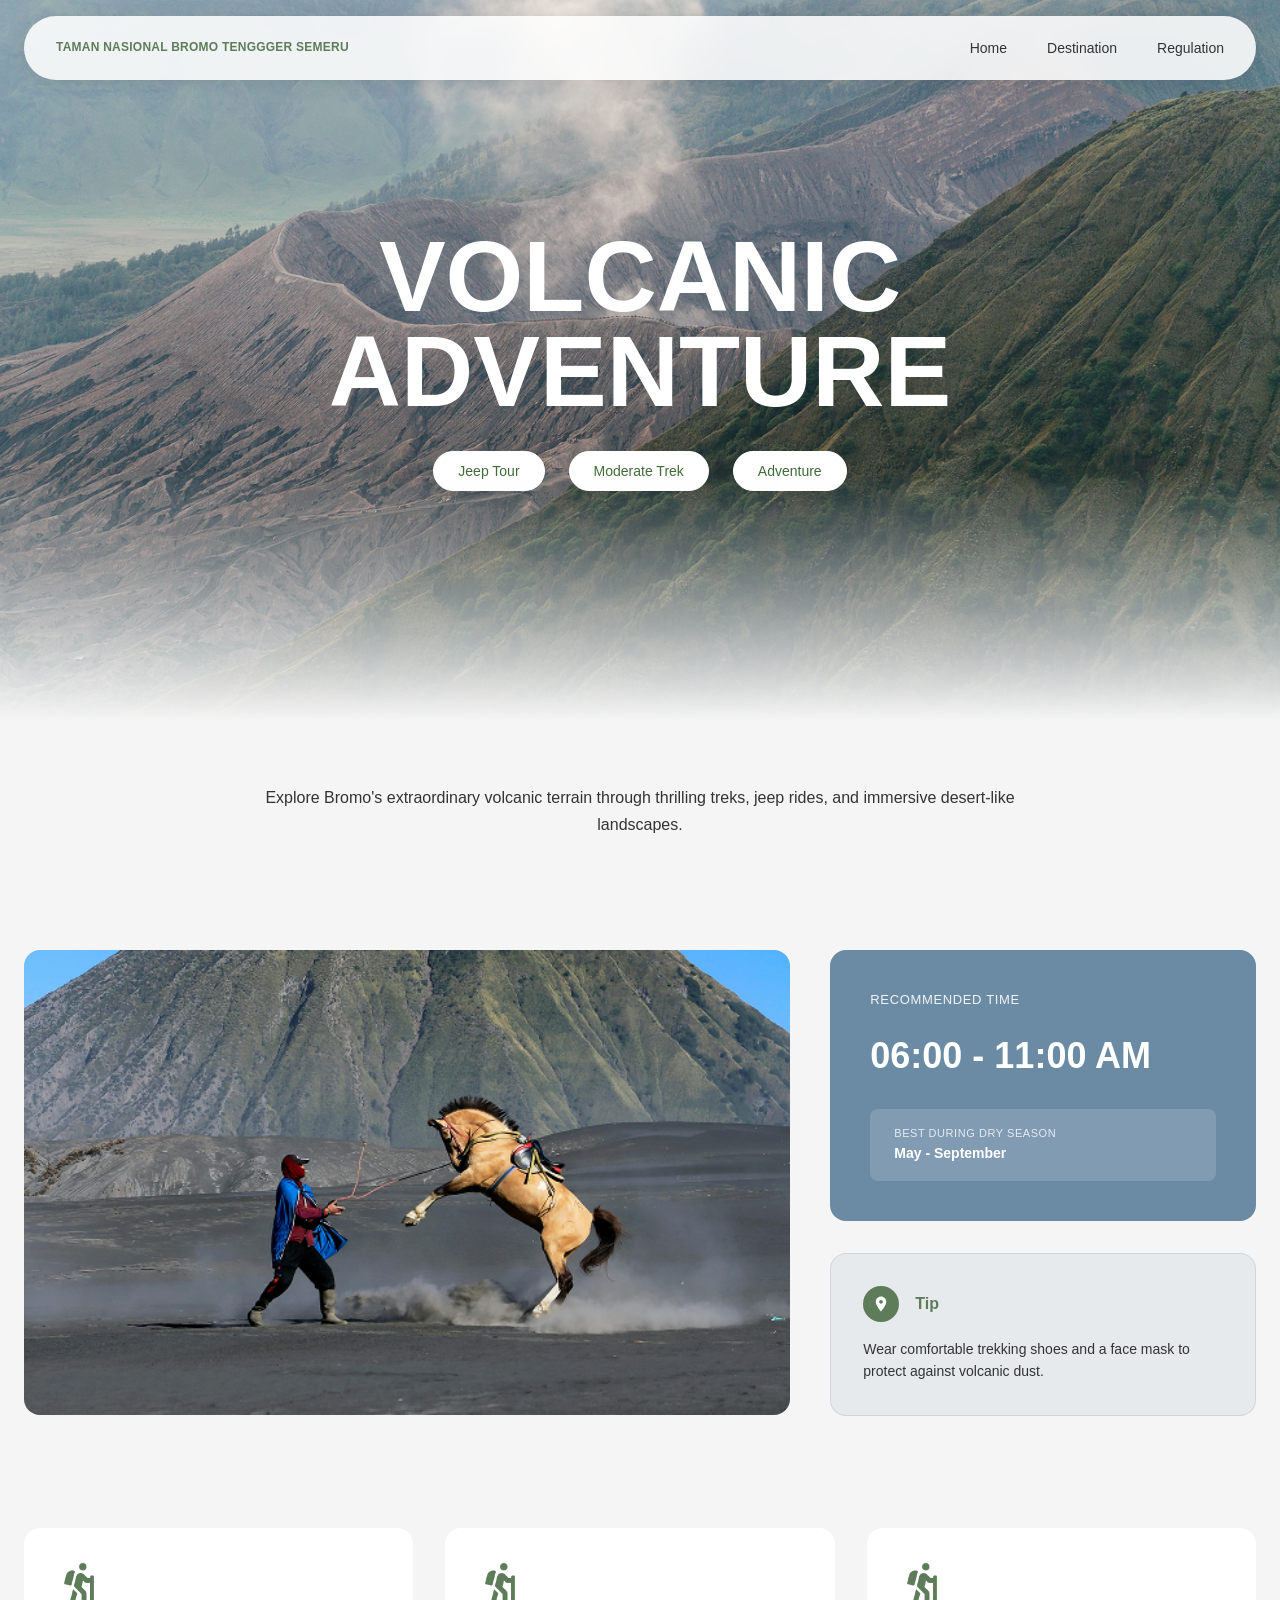
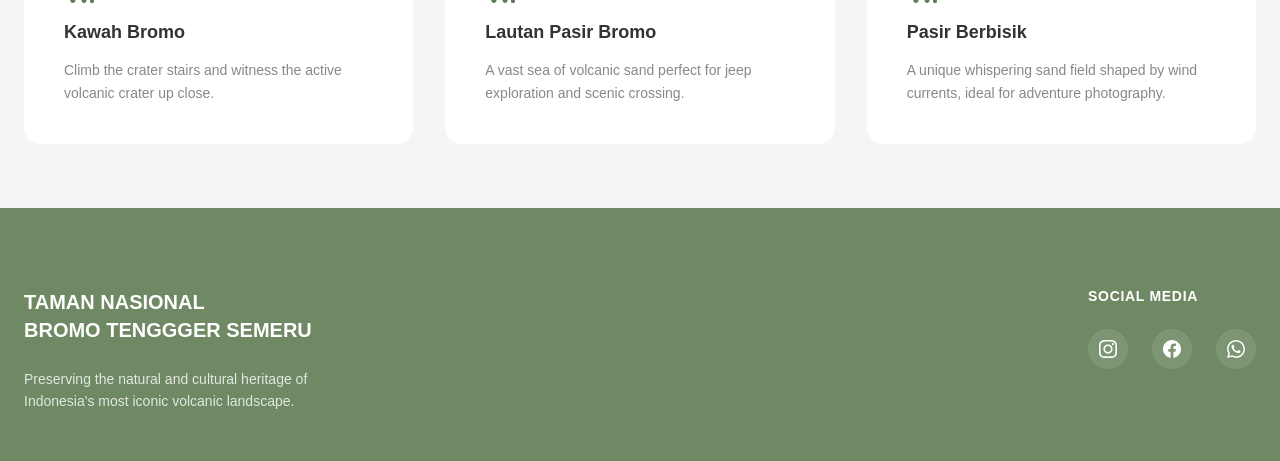
<file: Website Taman Nasional Bromo Tengger Semeru/destination-volcanic-adventure.html>
<!DOCTYPE html>
<html lang="en">
<head>
  <meta charset="UTF-8">
  <meta name="viewport" content="width=device-width, initial-scale=1.0">
  <title>Volcanic Adventure - Taman Nasional Bromo Tengger Semeru</title>
  <meta name="description" content="Explore Bromo's volcanic terrain through thrilling treks, jeep rides, and desert-like landscapes. Best time: 06:00 - 11:00 AM.">
  <link rel="stylesheet" href="style.css">
</head>
<body>

  <!--navbar -->
  <nav class="navbar">
    <div class="navbar-logo">TAMAN NASIONAL BROMO TENGGGER SEMERU</div>
    <ul class="navbar-links">
      <li><a href="index.html">Home</a></li>
      <li><a href="destination.html">Destination</a></li>
      <li><a href="regulation.html">Regulation</a></li>
    </ul>
  </nav>

  <!-- heading atas -->
  <section class="hero sub-hero">
    <img src="assets/img15.png" alt="Volcanic Adventure at Bromo" class="hero-bg">
    <div class="hero-content">
      <h1 class="hero-title">VOLCANIC ADVENTURE</h1>
      <div class="hero-tags">
        <span class="tag-pill">Jeep Tour</span>
        <span class="tag-pill">Moderate Trek</span>
        <span class="tag-pill">Adventure</span>
      </div>
    </div>
  </section>

  <!-- deskripsi-->
  <section class="description-section">
    <div class="container">
      <p>Explore Bromo's extraordinary volcanic terrain through thrilling treks, jeep rides, and immersive desert-like landscapes.</p>
    </div>
  </section>

  <!-- kotak konten -->
  <section class="content-block">
    <div class="container">
      <div class="content-grid">
        <div class="content-image">
          <img src="assets/img19.png" alt="Bromo volcanic crater adventure">
        </div>
        <div class="content-sidebar">
          <div class="time-card">
            <div class="time-card-label">Recommended Time</div>
            <div class="time-card-time">06:00 - 11:00 AM</div>
            <div class="time-card-season">
              <div class="time-card-season-label">Best During Dry Season</div>
              <div class="time-card-season-value">May - September</div>
            </div>
          </div>
          <div class="tip-card">
            <div class="tip-card-header">
              <div class="tip-icon">
                <svg viewBox="0 0 24 24"><path d="M12 2C8.13 2 5 5.13 5 9c0 5.25 7 13 7 13s7-7.75 7-13c0-3.87-3.13-7-7-7zm0 9.5c-1.38 0-2.5-1.12-2.5-2.5s1.12-2.5 2.5-2.5 2.5 1.12 2.5 2.5-1.12 2.5-2.5 2.5z"/></svg>
              </div>
              <h4>Tip</h4>
            </div>
            <p>Wear comfortable trekking shoes and a face mask to protect against volcanic dust.</p>
          </div>
        </div>
      </div>
    </div>
  </section>

  <!-- destinasi -->
  <section class="sub-locations">
    <div class="container">
      <div class="sub-locations-grid">
        <div class="sub-location-card">
          <div class="sub-location-icon">
            <img src="assets/img22.png">
          </div>
          <h3>Kawah Bromo</h3>
          <p>Climb the crater stairs and witness the active volcanic crater up close.</p>
        </div>
        <div class="sub-location-card">
          <div class="sub-location-icon">
            <img src="assets/img22.png">
          </div>
          <h3>Lautan Pasir Bromo</h3>
          <p>A vast sea of volcanic sand perfect for jeep exploration and scenic crossing.</p>
        </div>
        <div class="sub-location-card">
          <div class="sub-location-icon">
            <img src="assets/img22.png">
          </div>
          <h3>Pasir Berbisik</h3>
          <p>A unique whispering sand field shaped by wind currents, ideal for adventure photography.</p>
        </div>
      </div>
    </div>
  </section>

  <!-- footer -->
  <footer class="footer">
    <div class="container">
      <div class="footer-grid">
        <div class="footer-brand">
          <h3>TAMAN NASIONAL<br>BROMO TENGGGER SEMERU</h3>
          <p>Preserving the natural and cultural heritage of Indonesia's most iconic volcanic landscape.</p>
        </div>
        <div class="footer-social">
          <h4>Social Media</h4>
          <div class="social-links">
            <a href="https://www.instagram.com/bbtnbromotenggersemeru/" class="social-link" aria-label="Instagram">
              <svg viewBox="0 0 24 24"><path d="M12 2.163c3.204 0 3.584.012 4.85.07 3.252.148 4.771 1.691 4.919 4.919.058 1.265.069 1.645.069 4.849 0 3.205-.012 3.584-.069 4.849-.149 3.225-1.664 4.771-4.919 4.919-1.266.058-1.644.07-4.85.07-3.204 0-3.584-.012-4.849-.07-3.26-.149-4.771-1.699-4.919-4.92-.058-1.265-.07-1.644-.07-4.849 0-3.204.013-3.583.07-4.849.149-3.227 1.664-4.771 4.919-4.919 1.266-.057 1.645-.069 4.849-.069zm0-2.163c-3.259 0-3.667.014-4.947.072-4.358.2-6.78 2.618-6.98 6.98-.059 1.281-.073 1.689-.073 4.948 0 3.259.014 3.668.072 4.948.2 4.358 2.618 6.78 6.98 6.98 1.281.058 1.689.072 4.948.072 3.259 0 3.668-.014 4.948-.072 4.354-.2 6.782-2.618 6.979-6.98.059-1.28.073-1.689.073-4.948 0-3.259-.014-3.667-.072-4.947-.196-4.354-2.617-6.78-6.979-6.98-1.281-.059-1.69-.073-4.949-.073zm0 5.838c-3.403 0-6.162 2.759-6.162 6.162s2.759 6.163 6.162 6.163 6.162-2.759 6.162-6.163c0-3.403-2.759-6.162-6.162-6.162zm0 10.162c-2.209 0-4-1.79-4-4 0-2.209 1.791-4 4-4s4 1.791 4 4c0 2.21-1.791 4-4 4zm6.406-11.845c-.796 0-1.441.645-1.441 1.44s.645 1.44 1.441 1.44c.795 0 1.439-.645 1.439-1.44s-.644-1.44-1.439-1.44z"/></svg>
            </a>
            <a href="https://www.facebook.com/tnbromotenggersemeru/?locale=id_ID" class="social-link" aria-label="Facebook">
              <svg viewBox="0 0 24 24"><path d="M24 12.073c0-6.627-5.373-12-12-12s-12 5.373-12 12c0 5.99 4.388 10.954 10.125 11.854v-8.385H7.078v-3.47h3.047V9.43c0-3.007 1.792-4.669 4.533-4.669 1.312 0 2.686.235 2.686.235v2.953H15.83c-1.491 0-1.956.925-1.956 1.874v2.25h3.328l-.532 3.47h-2.796v8.385C19.612 23.027 24 18.062 24 12.073z"/></svg>
            </a>
            <a href="https://api.whatsapp.com/send/?phone=6285158891828&text&type=phone_number&app_absent=0" class="social-link" aria-label="WhatsApp">
              <svg viewBox="0 0 24 24"><path d="M17.472 14.382c-.297-.149-1.758-.867-2.03-.967-.273-.099-.471-.148-.67.15-.197.297-.767.966-.94 1.164-.173.199-.347.223-.644.075-.297-.15-1.255-.463-2.39-1.475-.883-.788-1.48-1.761-1.653-2.059-.173-.297-.018-.458.13-.606.134-.133.298-.347.446-.52.149-.174.198-.298.298-.497.099-.198.05-.371-.025-.52-.075-.149-.669-1.612-.916-2.207-.242-.579-.487-.5-.669-.51-.173-.008-.371-.01-.57-.01-.198 0-.52.074-.792.372-.272.297-1.04 1.016-1.04 2.479 0 1.462 1.065 2.875 1.213 3.074.149.198 2.096 3.2 5.077 4.487.709.306 1.262.489 1.694.625.712.227 1.36.195 1.871.118.571-.085 1.758-.719 2.006-1.413.248-.694.248-1.289.173-1.413-.074-.124-.272-.198-.57-.347m-5.421 7.403h-.004a9.87 9.87 0 01-5.031-1.378l-.361-.214-3.741.982.998-3.648-.235-.374a9.86 9.86 0 01-1.51-5.26c.001-5.45 4.436-9.884 9.888-9.884 2.64 0 5.122 1.03 6.988 2.898a9.825 9.825 0 012.893 6.994c-.003 5.45-4.437 9.884-9.885 9.884m8.413-18.297A11.815 11.815 0 0012.05 0C5.495 0 .16 5.335.157 11.892c0 2.096.547 4.142 1.588 5.945L.057 24l6.305-1.654a11.882 11.882 0 005.683 1.448h.005c6.554 0 11.89-5.335 11.893-11.893a11.821 11.821 0 00-3.48-8.413z"/></svg>
            </a>
          </div>
        </div>
      </div>
    </div>
  </footer>

</body>
</html>
</file>
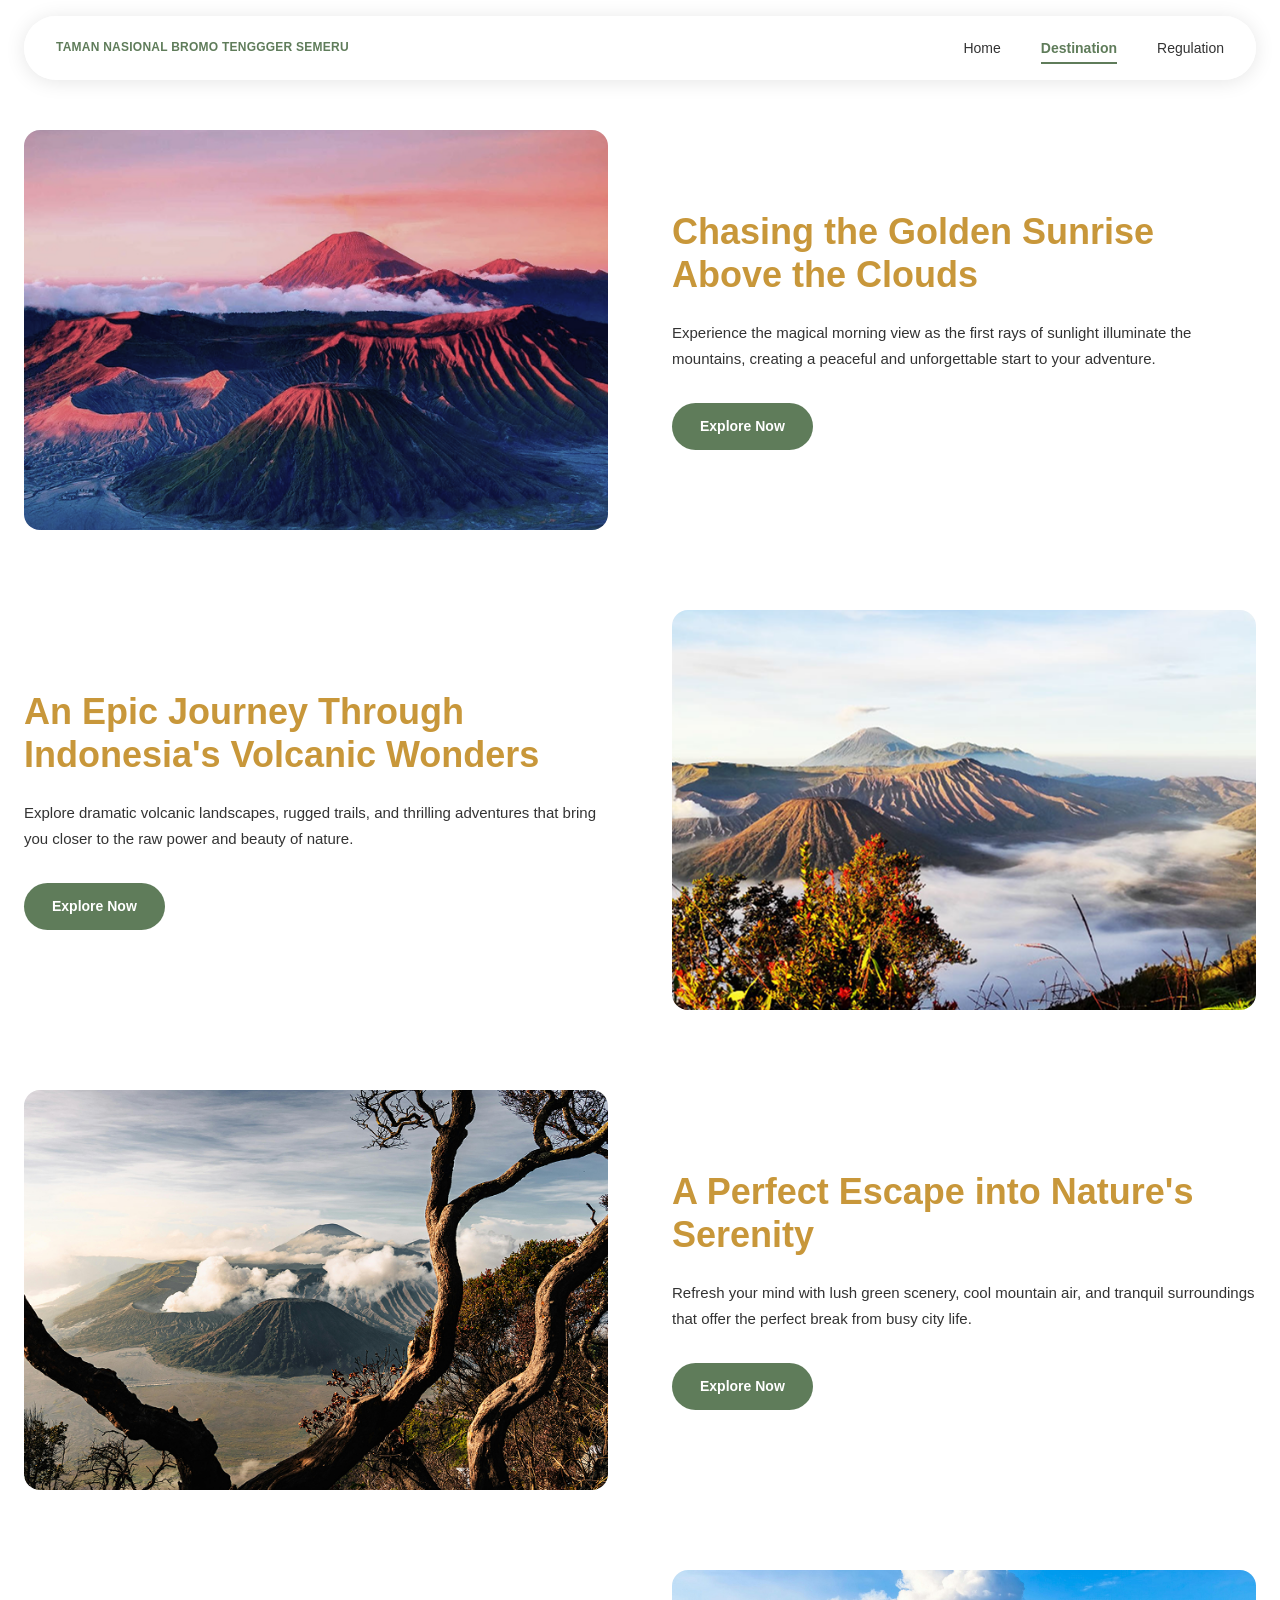
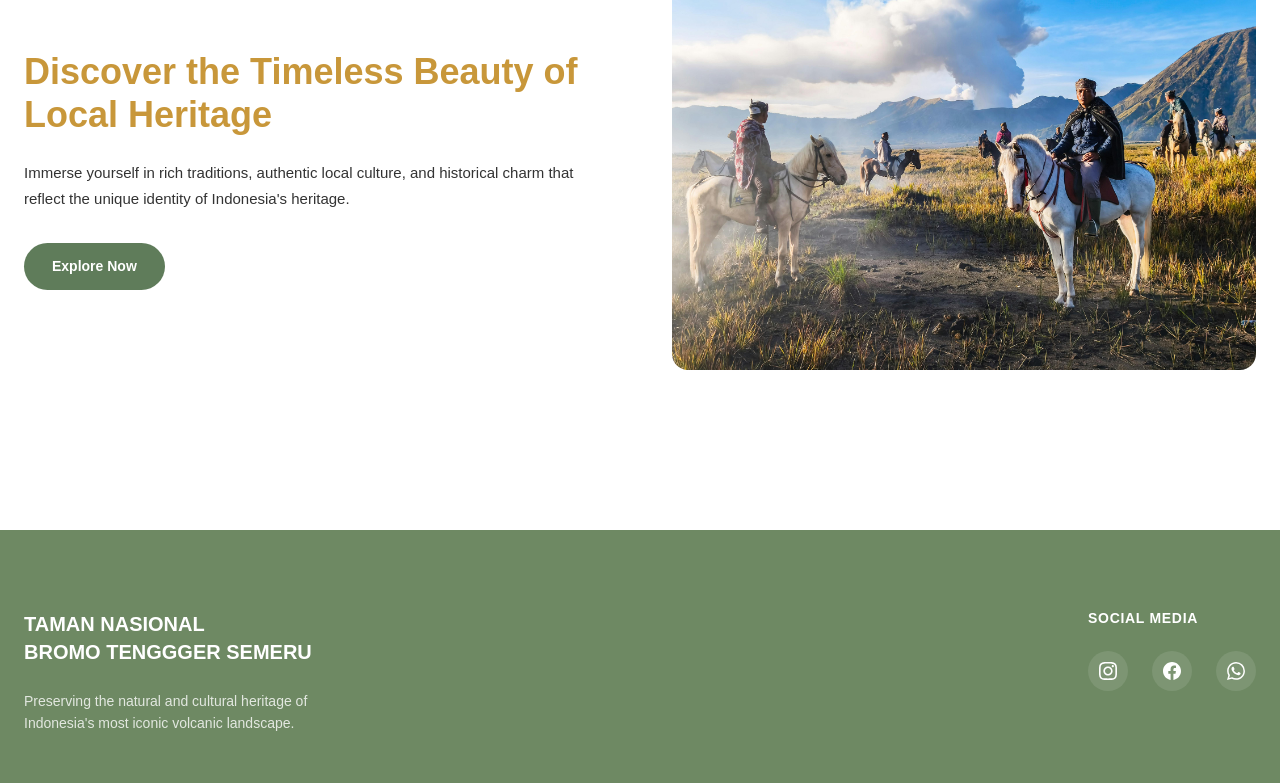
<file: Website Taman Nasional Bromo Tengger Semeru/destination.html>
<!DOCTYPE html>
<html lang="en">
<head>
  <meta charset="UTF-8">
  <meta name="viewport" content="width=device-width, initial-scale=1.0">
  <title>Destinations - Taman Nasional Bromo Tengger Semeru</title>
  <meta name="description" content="Explore the four unique destination categories at Bromo Tengger Semeru National Park: Sunrise, Volcanic Adventure, Nature Escape, and Cultural Heritage.">
  <link rel="stylesheet" href="style.css">
</head>
<body>

  <!-- navbar -->
  <nav class="navbar">
    <div class="navbar-logo">TAMAN NASIONAL BROMO TENGGGER SEMERU</div>
    <ul class="navbar-links">
      <li><a href="index.html">Home</a></li>
      <li><a href="destination.html" class="active">Destination</a></li>
      <li><a href="regulation.html">Regulation</a></li>
    </ul>
  </nav>

  <!-- list destinasi -->
  <section class="destination-list">
    <div class="container">

      <!-- 1-->
      <div class="destination-item">
        <div class="destination-item-image">
          <img src="assets/img10.png" alt="Chasing the Golden Sunrise">
        </div>
        <div class="destination-item-content">
          <h2>Chasing the Golden Sunrise Above the Clouds</h2>
          <p>Experience the magical morning view as the first rays of sunlight illuminate the mountains, creating a peaceful and unforgettable start to your adventure.</p>
          <a href="destination-sunrise.html" class="btn btn-primary">Explore Now</a>
        </div>
      </div>

      <!-- 2 -->
      <div class="destination-item reverse">
        <div class="destination-item-image">
          <img src="assets/img11.png" alt="Volcanic Adventure">
        </div>
        <div class="destination-item-content">
          <h2>An Epic Journey Through Indonesia's Volcanic Wonders</h2>
          <p>Explore dramatic volcanic landscapes, rugged trails, and thrilling adventures that bring you closer to the raw power and beauty of nature.</p>
          <a href="destination-volcanic-adventure.html" class="btn btn-primary">Explore Now</a>
        </div>
      </div>

      <!-- 3-->
      <div class="destination-item">
        <div class="destination-item-image">
          <img src="assets/img12.png" alt="Nature Escape">
        </div>
        <div class="destination-item-content">
          <h2>A Perfect Escape into Nature's Serenity</h2>
          <p>Refresh your mind with lush green scenery, cool mountain air, and tranquil surroundings that offer the perfect break from busy city life.</p>
          <a href="destination-nature-escape.html" class="btn btn-primary">Explore Now</a>
        </div>
      </div>

      <!-- 4 -->
      <div class="destination-item reverse">
        <div class="destination-item-image">
          <img src="assets/img13.png" alt="Cultural Heritage">
        </div>
        <div class="destination-item-content">
          <h2>Discover the Timeless Beauty of Local Heritage</h2>
          <p>Immerse yourself in rich traditions, authentic local culture, and historical charm that reflect the unique identity of Indonesia's heritage.</p>
          <a href="destination-cultural-heritage.html" class="btn btn-primary">Explore Now</a>
        </div>
      </div>

    </div>
  </section>

  <!-- footer-->
  <footer class="footer">
    <div class="container">
      <div class="footer-grid">
        <div class="footer-brand">
          <h3>TAMAN NASIONAL<br>BROMO TENGGGER SEMERU</h3>
          <p>Preserving the natural and cultural heritage of Indonesia's most iconic volcanic landscape.</p>
        </div>
        <div class="footer-social">
          <h4>Social Media</h4>
          <div class="social-links">
            <a href="https://www.instagram.com/bbtnbromotenggersemeru/" class="social-link" aria-label="Instagram">
              <svg viewBox="0 0 24 24"><path d="M12 2.163c3.204 0 3.584.012 4.85.07 3.252.148 4.771 1.691 4.919 4.919.058 1.265.069 1.645.069 4.849 0 3.205-.012 3.584-.069 4.849-.149 3.225-1.664 4.771-4.919 4.919-1.266.058-1.644.07-4.85.07-3.204 0-3.584-.012-4.849-.07-3.26-.149-4.771-1.699-4.919-4.92-.058-1.265-.07-1.644-.07-4.849 0-3.204.013-3.583.07-4.849.149-3.227 1.664-4.771 4.919-4.919 1.266-.057 1.645-.069 4.849-.069zm0-2.163c-3.259 0-3.667.014-4.947.072-4.358.2-6.78 2.618-6.98 6.98-.059 1.281-.073 1.689-.073 4.948 0 3.259.014 3.668.072 4.948.2 4.358 2.618 6.78 6.98 6.98 1.281.058 1.689.072 4.948.072 3.259 0 3.668-.014 4.948-.072 4.354-.2 6.782-2.618 6.979-6.98.059-1.28.073-1.689.073-4.948 0-3.259-.014-3.667-.072-4.947-.196-4.354-2.617-6.78-6.979-6.98-1.281-.059-1.69-.073-4.949-.073zm0 5.838c-3.403 0-6.162 2.759-6.162 6.162s2.759 6.163 6.162 6.163 6.162-2.759 6.162-6.163c0-3.403-2.759-6.162-6.162-6.162zm0 10.162c-2.209 0-4-1.79-4-4 0-2.209 1.791-4 4-4s4 1.791 4 4c0 2.21-1.791 4-4 4zm6.406-11.845c-.796 0-1.441.645-1.441 1.44s.645 1.44 1.441 1.44c.795 0 1.439-.645 1.439-1.44s-.644-1.44-1.439-1.44z"/></svg>
            </a>
            <a href="https://www.facebook.com/tnbromotenggersemeru/?locale=id_ID" class="social-link" aria-label="Facebook">
              <svg viewBox="0 0 24 24"><path d="M24 12.073c0-6.627-5.373-12-12-12s-12 5.373-12 12c0 5.99 4.388 10.954 10.125 11.854v-8.385H7.078v-3.47h3.047V9.43c0-3.007 1.792-4.669 4.533-4.669 1.312 0 2.686.235 2.686.235v2.953H15.83c-1.491 0-1.956.925-1.956 1.874v2.25h3.328l-.532 3.47h-2.796v8.385C19.612 23.027 24 18.062 24 12.073z"/></svg>
            </a>
            <a href="https://api.whatsapp.com/send/?phone=6285158891828&text&type=phone_number&app_absent=0" class="social-link" aria-label="WhatsApp">
              <svg viewBox="0 0 24 24"><path d="M17.472 14.382c-.297-.149-1.758-.867-2.03-.967-.273-.099-.471-.148-.67.15-.197.297-.767.966-.94 1.164-.173.199-.347.223-.644.075-.297-.15-1.255-.463-2.39-1.475-.883-.788-1.48-1.761-1.653-2.059-.173-.297-.018-.458.13-.606.134-.133.298-.347.446-.52.149-.174.198-.298.298-.497.099-.198.05-.371-.025-.52-.075-.149-.669-1.612-.916-2.207-.242-.579-.487-.5-.669-.51-.173-.008-.371-.01-.57-.01-.198 0-.52.074-.792.372-.272.297-1.04 1.016-1.04 2.479 0 1.462 1.065 2.875 1.213 3.074.149.198 2.096 3.2 5.077 4.487.709.306 1.262.489 1.694.625.712.227 1.36.195 1.871.118.571-.085 1.758-.719 2.006-1.413.248-.694.248-1.289.173-1.413-.074-.124-.272-.198-.57-.347m-5.421 7.403h-.004a9.87 9.87 0 01-5.031-1.378l-.361-.214-3.741.982.998-3.648-.235-.374a9.86 9.86 0 01-1.51-5.26c.001-5.45 4.436-9.884 9.888-9.884 2.64 0 5.122 1.03 6.988 2.898a9.825 9.825 0 012.893 6.994c-.003 5.45-4.437 9.884-9.885 9.884m8.413-18.297A11.815 11.815 0 0012.05 0C5.495 0 .16 5.335.157 11.892c0 2.096.547 4.142 1.588 5.945L.057 24l6.305-1.654a11.882 11.882 0 005.683 1.448h.005c6.554 0 11.89-5.335 11.893-11.893a11.821 11.821 0 00-3.48-8.413z"/></svg>
            </a>
          </div>
        </div>
      </div>
    </div>
  </footer>

</body>
</html>
</file>
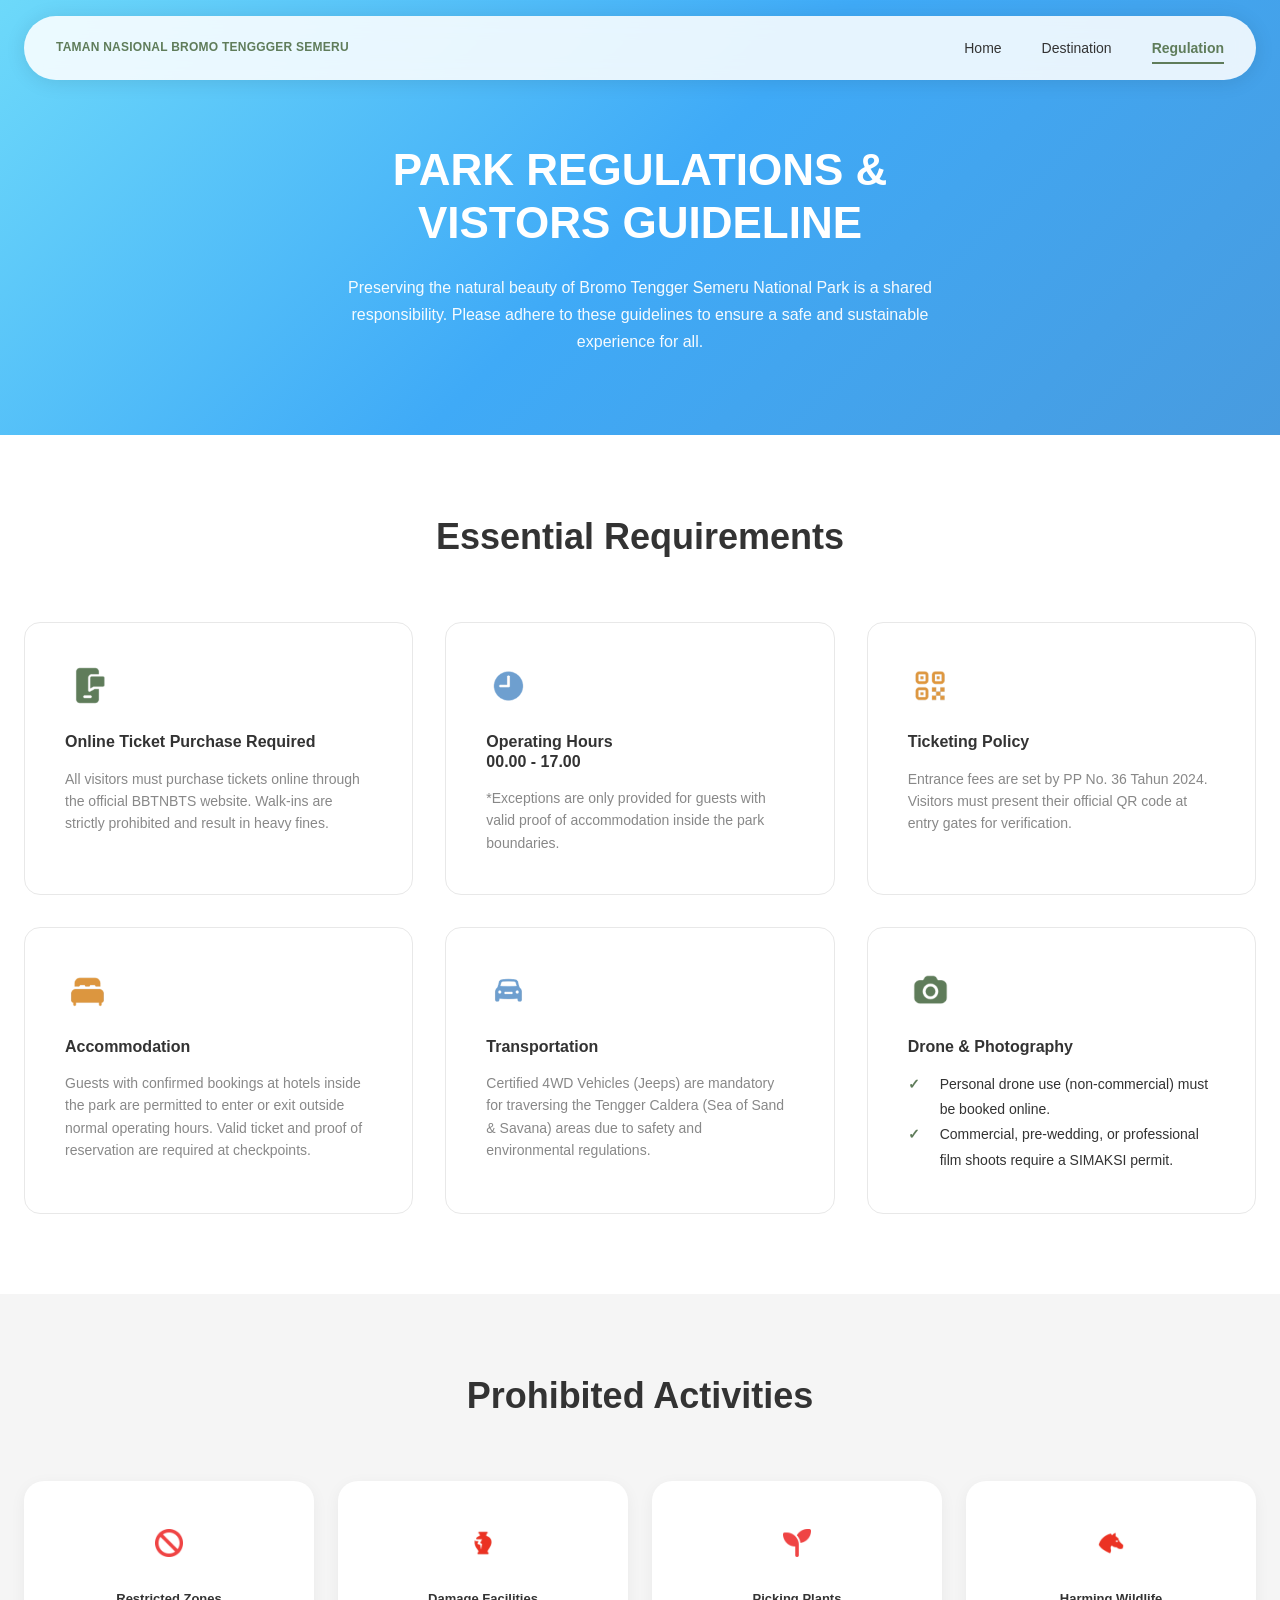
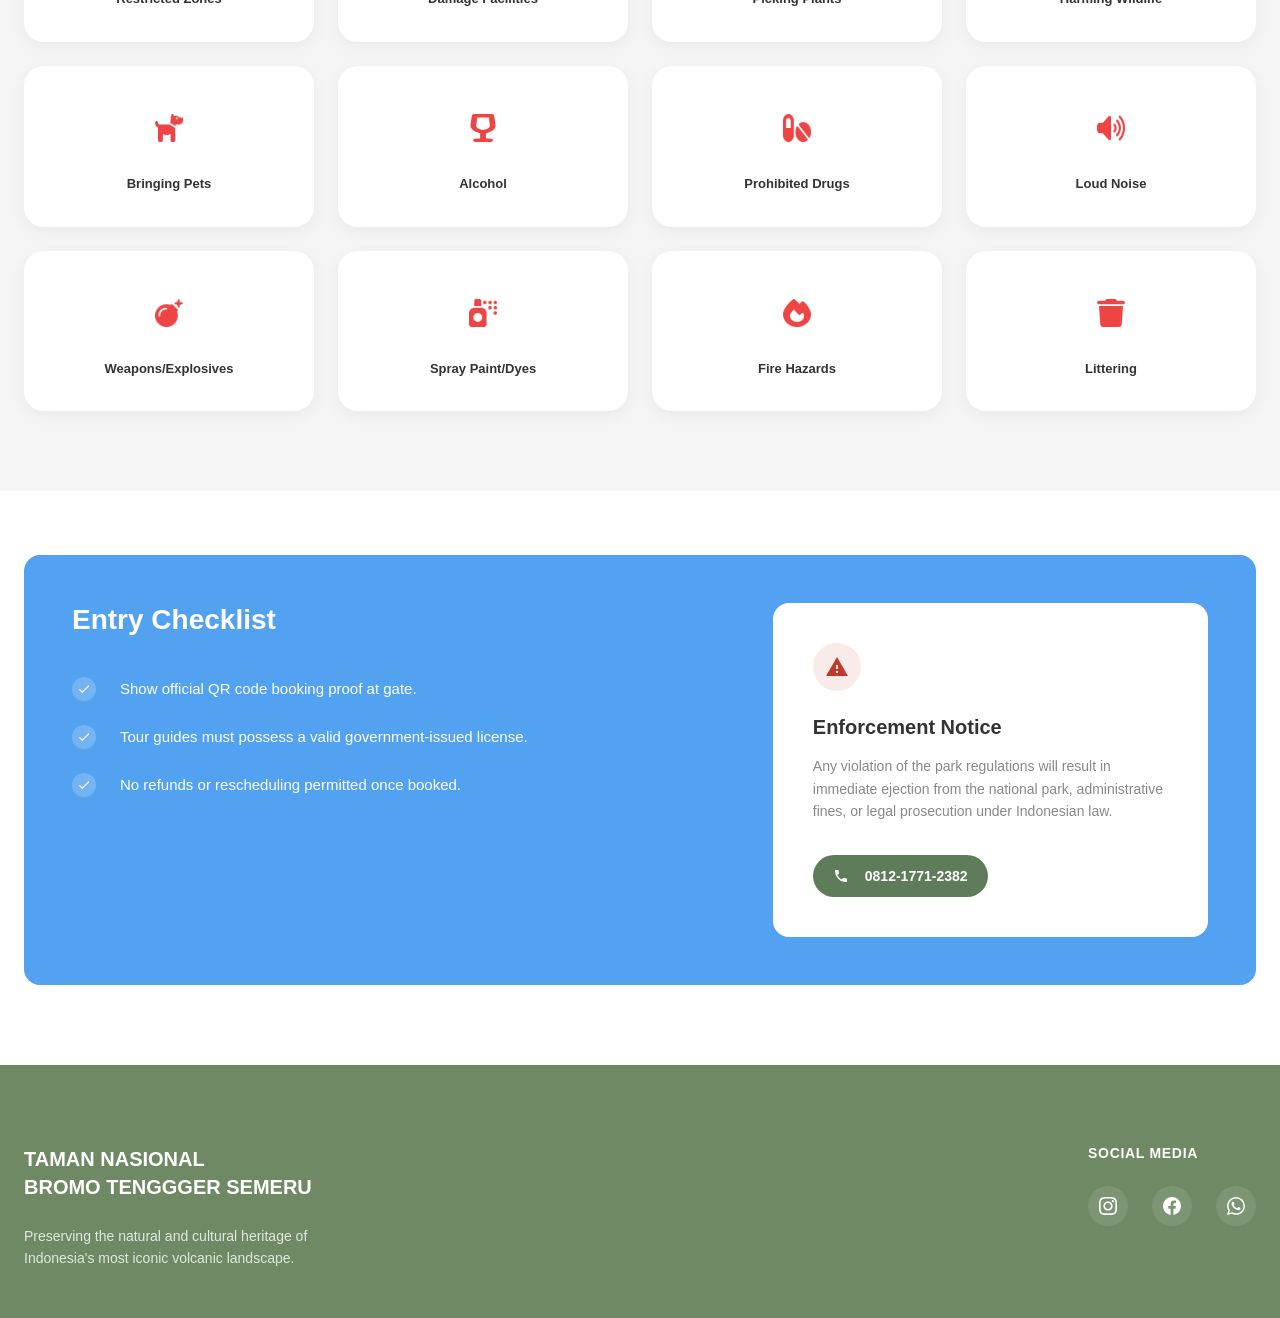
<file: Website Taman Nasional Bromo Tengger Semeru/regulation.html>
<!DOCTYPE html>
<html lang="en">
<head>
  <meta charset="UTF-8">
  <meta name="viewport" content="width=device-width, initial-scale=1.0">
  <title>Park Regulations - Taman Nasional Bromo Tengger Semeru</title>
  <meta name="description" content="Essential requirements, prohibited activities, and visitor guidelines for Bromo Tengger Semeru National Park.">
  <link rel="stylesheet" href="style.css">
</head>
<body>

  <!-- navbar -->
  <nav class="navbar">
    <div class="navbar-logo">TAMAN NASIONAL BROMO TENGGGER SEMERU</div>
    <ul class="navbar-links">
      <li><a href="index.html">Home</a></li>
      <li><a href="destination.html">Destination</a></li>
      <li><a href="regulation.html" class="active">Regulation</a></li>
    </ul>
  </nav>

  <!-- bagian heading atas -->
  <section class="regulation-hero">
    <div class="container">
      <h1 style="font-family: 'Vina Sans', sans-serif; font-weight: 900;">PARK REGULATIONS &<br>VISTORS GUIDELINE</h1>
      <p>Preserving the natural beauty of Bromo Tengger Semeru National Park is a shared responsibility. Please adhere to these guidelines to ensure a safe and sustainable experience for all.</p>
    </div>
  </section>

  <!-- requirements -->
  <section class="essential-requirements">
    <div class="container">
      <div class="section-header">
        <h2>Essential Requirements</h2>
      </div>
      <div class="requirements-grid">
        <!-- card 1 -->
        <div class="requirement-card">
          <div class="requirement-icon">
            <img src="assets/Push Notifications.png" alt="">
          </div>
          <h3>Online Ticket Purchase Required</h3>
          <p>All visitors must purchase tickets online through the official BBTNBTS website. Walk-ins are strictly prohibited and result in heavy fines.</p>
        </div>
        <!-- card 2 -->
        <div class="requirement-card">
          <div class="requirement-icon">
            <img src="assets/Clock.png" alt="">
          </div>
          <h3>Operating Hours<br>00.00 - 17.00</h3>
          <p>*Exceptions are only provided for guests with valid proof of accommodation inside the park boundaries.</p>
        </div>
        <!-- card 3 -->
        <div class="requirement-card">
          <div class="requirement-icon">
            <img src="assets/Qr Code.png" alt="">
          </div>
          <h3>Ticketing Policy</h3>
          <p>Entrance fees are set by PP No. 36 Tahun 2024. Visitors must present their official QR code at entry gates for verification.</p>
        </div>
        <!-- card 4 -->
        <div class="requirement-card">
          <div class="requirement-icon">
            <img src="assets/Bed.png" alt="">
          </div>
          <h3>Accommodation</h3>
          <p>Guests with confirmed bookings at hotels inside the park are permitted to enter or exit outside normal operating hours. Valid ticket and proof of reservation are required at checkpoints.</p>
        </div>
        <!-- card 5 -->
        <div class="requirement-card">
          <div class="requirement-icon">
            <img src="assets/Car.png" alt="">
          </div>
          <h3>Transportation</h3>
          <p>Certified 4WD Vehicles (Jeeps) are mandatory for traversing the Tengger Caldera (Sea of Sand & Savana) areas due to safety and environmental regulations.</p>
        </div>
        <!-- card 6 -->
        <div class="requirement-card">
          <div class="requirement-icon">
            <img src="assets/Camera.png" alt="">
          </div>
          <h3>Drone & Photography</h3>
          <ul>
            <li>Personal drone use (non-commercial) must be booked online.</li>
            <li>Commercial, pre-wedding, or professional film shoots require a SIMAKSI permit.</li>
          </ul>
        </div>
      </div>
    </div>
  </section>

  <!-- aktivitas yang dilarang -->
  <section class="prohibited-activities">
    <div class="container">
      <div class="section-header">
        <h2>Prohibited Activities</h2>
      </div>
      <div class="prohibited-grid">
        <div class="prohibited-item">
          <div class="prohibited-icon">
            <img src="assets/Forbidden.png" alt="">
          </div>
          <span>Restricted Zones</span>
        </div>
        <div class="prohibited-item">
          <div class="prohibited-icon">
            <img src="assets/Broken.png" alt="">
          </div>
          <span>Damage Facilities</span>
        </div>
        <div class="prohibited-item">
          <div class="prohibited-icon">
            <img src="assets/Plant.png" alt="">
          </div>
          <span>Picking Plants</span>
        </div>
        <div class="prohibited-item">
          <div class="prohibited-icon">
            <img src="assets/Horse.png" alt="">
          </div>
          <span>Harming Wildlife</span>
        </div>
        <div class="prohibited-item">
          <div class="prohibited-icon">
            <img src="assets/Animal.png" alt="">
          </div>
          <span>Bringing Pets</span>
        </div>
        <div class="prohibited-item">
          <div class="prohibited-icon">
            <img src="assets/Glass.png" alt="">
          </div>
          <span>Alcohol</span>
        </div>
        <div class="prohibited-item">
          <div class="prohibited-icon">
            <img src="assets/Drugs.png" alt="">
          </div>
          <span>Prohibited Drugs</span>
        </div>
        <div class="prohibited-item">
          <div class="prohibited-icon">
            <img src="assets/Noise.png" alt="">
          </div>
          <span>Loud Noise</span>
        </div>
        <div class="prohibited-item">
          <div class="prohibited-icon">
            <img src="assets/Explosive.png" alt="">
          </div>
          <span>Weapons/Explosives</span>
        </div>
        <div class="prohibited-item">
          <div class="prohibited-icon">
            <img src="assets/Spray.png" alt="">
          </div>
          <span>Spray Paint/Dyes</span>
        </div>
        <div class="prohibited-item">
          <div class="prohibited-icon">
            <img src="assets/Fire.png" alt="">
          </div>
          <span>Fire Hazards</span>
        </div>
        <div class="prohibited-item">
          <div class="prohibited-icon">
            <img src="assets/Bin.png" alt="">
          </div>
          <span>Littering</span>
        </div>
      </div>
    </div>
  </section>

  <!-- entry checlist -->
  <section class="entry-checklist">
    <div class="container">
      <div class="checklist-wrapper">
        <div class="checklist-left">
          <h2>Entry Checklist</h2>
          <ul class="checklist-items">
            <li>
              <span class="check-icon">
                <svg viewBox="0 0 24 24"><path d="M9 16.17L4.83 12l-1.42 1.41L9 19 21 7l-1.41-1.41z"/></svg>
              </span>
              Show official QR code booking proof at gate.
            </li>
            <li>
              <span class="check-icon">
                <svg viewBox="0 0 24 24"><path d="M9 16.17L4.83 12l-1.42 1.41L9 19 21 7l-1.41-1.41z"/></svg>
              </span>
              Tour guides must possess a valid government-issued license.
            </li>
            <li>
              <span class="check-icon">
                <svg viewBox="0 0 24 24"><path d="M9 16.17L4.83 12l-1.42 1.41L9 19 21 7l-1.41-1.41z"/></svg>
              </span>
              No refunds or rescheduling permitted once booked.
            </li>
          </ul>
        </div>
        <div class="enforcement-card">
          <div class="warning-icon">
            <svg viewBox="0 0 24 24"><path d="M1 21h22L12 2 1 21zm12-3h-2v-2h2v2zm0-4h-2v-4h2v4z"/></svg>
          </div>
          <h3>Enforcement Notice</h3>
          <p>Any violation of the park regulations will result in immediate ejection from the national park, administrative fines, or legal prosecution under Indonesian law.</p>
          <a href="" class="phone-btn">
            <svg viewBox="0 0 24 24"><path d="M6.62 10.79c1.44 2.83 3.76 5.14 6.59 6.59l2.2-2.2c.27-.27.67-.36 1.02-.24 1.12.37 2.33.57 3.57.57.55 0 1 .45 1 1V20c0 .55-.45 1-1 1-9.39 0-17-7.61-17-17 0-.55.45-1 1-1h3.5c.55 0 1 .45 1 1 0 1.25.2 2.45.57 3.57.11.35.03.74-.25 1.02l-2.2 2.2z"/></svg>
            0812-1771-2382
          </a>
        </div>
      </div>
    </div>
  </section>

  <!-- ==================== FOOTER ==================== -->
  <footer class="footer">
    <div class="container">
      <div class="footer-grid">
        <div class="footer-brand">
          <h3>TAMAN NASIONAL<br>BROMO TENGGGER SEMERU</h3>
          <p>Preserving the natural and cultural heritage of Indonesia's most iconic volcanic landscape.</p>
        </div>
        <div class="footer-social">
          <h4>Social Media</h4>
          <div class="social-links">
            <a href="https://www.instagram.com/bbtnbromotenggersemeru/" class="social-link" aria-label="Instagram">
              <svg viewBox="0 0 24 24"><path d="M12 2.163c3.204 0 3.584.012 4.85.07 3.252.148 4.771 1.691 4.919 4.919.058 1.265.069 1.645.069 4.849 0 3.205-.012 3.584-.069 4.849-.149 3.225-1.664 4.771-4.919 4.919-1.266.058-1.644.07-4.85.07-3.204 0-3.584-.012-4.849-.07-3.26-.149-4.771-1.699-4.919-4.92-.058-1.265-.07-1.644-.07-4.849 0-3.204.013-3.583.07-4.849.149-3.227 1.664-4.771 4.919-4.919 1.266-.057 1.645-.069 4.849-.069zm0-2.163c-3.259 0-3.667.014-4.947.072-4.358.2-6.78 2.618-6.98 6.98-.059 1.281-.073 1.689-.073 4.948 0 3.259.014 3.668.072 4.948.2 4.358 2.618 6.78 6.98 6.98 1.281.058 1.689.072 4.948.072 3.259 0 3.668-.014 4.948-.072 4.354-.2 6.782-2.618 6.979-6.98.059-1.28.073-1.689.073-4.948 0-3.259-.014-3.667-.072-4.947-.196-4.354-2.617-6.78-6.979-6.98-1.281-.059-1.69-.073-4.949-.073zm0 5.838c-3.403 0-6.162 2.759-6.162 6.162s2.759 6.163 6.162 6.163 6.162-2.759 6.162-6.163c0-3.403-2.759-6.162-6.162-6.162zm0 10.162c-2.209 0-4-1.79-4-4 0-2.209 1.791-4 4-4s4 1.791 4 4c0 2.21-1.791 4-4 4zm6.406-11.845c-.796 0-1.441.645-1.441 1.44s.645 1.44 1.441 1.44c.795 0 1.439-.645 1.439-1.44s-.644-1.44-1.439-1.44z"/></svg>
            </a>
            <a href="https://www.facebook.com/tnbromotenggersemeru/?locale=id_ID" class="social-link" aria-label="Facebook">
              <svg viewBox="0 0 24 24"><path d="M24 12.073c0-6.627-5.373-12-12-12s-12 5.373-12 12c0 5.99 4.388 10.954 10.125 11.854v-8.385H7.078v-3.47h3.047V9.43c0-3.007 1.792-4.669 4.533-4.669 1.312 0 2.686.235 2.686.235v2.953H15.83c-1.491 0-1.956.925-1.956 1.874v2.25h3.328l-.532 3.47h-2.796v8.385C19.612 23.027 24 18.062 24 12.073z"/></svg>
            </a>
            <a href="https://api.whatsapp.com/send/?phone=6285158891828&text&type=phone_number&app_absent=0" class="social-link" aria-label="WhatsApp">
              <svg viewBox="0 0 24 24"><path d="M17.472 14.382c-.297-.149-1.758-.867-2.03-.967-.273-.099-.471-.148-.67.15-.197.297-.767.966-.94 1.164-.173.199-.347.223-.644.075-.297-.15-1.255-.463-2.39-1.475-.883-.788-1.48-1.761-1.653-2.059-.173-.297-.018-.458.13-.606.134-.133.298-.347.446-.52.149-.174.198-.298.298-.497.099-.198.05-.371-.025-.52-.075-.149-.669-1.612-.916-2.207-.242-.579-.487-.5-.669-.51-.173-.008-.371-.01-.57-.01-.198 0-.52.074-.792.372-.272.297-1.04 1.016-1.04 2.479 0 1.462 1.065 2.875 1.213 3.074.149.198 2.096 3.2 5.077 4.487.709.306 1.262.489 1.694.625.712.227 1.36.195 1.871.118.571-.085 1.758-.719 2.006-1.413.248-.694.248-1.289.173-1.413-.074-.124-.272-.198-.57-.347m-5.421 7.403h-.004a9.87 9.87 0 01-5.031-1.378l-.361-.214-3.741.982.998-3.648-.235-.374a9.86 9.86 0 01-1.51-5.26c.001-5.45 4.436-9.884 9.888-9.884 2.64 0 5.122 1.03 6.988 2.898a9.825 9.825 0 012.893 6.994c-.003 5.45-4.437 9.884-9.885 9.884m8.413-18.297A11.815 11.815 0 0012.05 0C5.495 0 .16 5.335.157 11.892c0 2.096.547 4.142 1.588 5.945L.057 24l6.305-1.654a11.882 11.882 0 005.683 1.448h.005c6.554 0 11.89-5.335 11.893-11.893a11.821 11.821 0 00-3.48-8.413z"/></svg>
            </a>
          </div>
        </div>
      </div>
    </div>
  </footer>

</body>
</html>
</file>
<file: Website Taman Nasional Bromo Tengger Semeru/style.css>
/* global stylesheet */
*,
*::before,
*::after {
  margin: 0;
  padding: 0;
  box-sizing: border-box;
}

html {
  scroll-behavior: smooth;
  font-size: 16px;
}

body {
  font-family: 'Mulish', sans-serif;
  color: #333333;
  line-height: 1.6;
  background-color: #FFFFFF;
  overflow-x: hidden;
}

a {
  text-decoration: none;
  color: inherit;
}

img {
  max-width: 100%;
  display: block;
}

:root {
  --primary-dark: rgba(95,124,90);
  --primary-medium: rgba(95,124,90);
  --accent-gold: #C8973A;
  --bg-light: #F5F5F5;
  --blue-gray: #6B8BA4;
  --text-dark: #333333;
  --text-muted: #888888;
  --warning-red: #C0392B;
  --white: #FFFFFF;

  --space-1: 8px;
  --space-2: 16px;
  --space-3: 24px;
  --space-4: 32px;
  --space-5: 40px;
  --space-6: 48px;
  --space-8: 64px;
  --space-10: 80px;

  --max-width: 1280px;
  --navbar-height: 64px;

  --radius-sm: 8px;
  --radius-md: 12px;
  --radius-lg: 16px;
  --radius-pill: 999px;
}

/* tipografi */

h1,
h2,
h3,
h4 {
  font-weight: 700;
  line-height: 1.2;
  color: var(--text-dark);
}

.display-title {
  font-size: clamp(48px, 8vw, 96px);
  font-weight: 900;
  line-height: 1.0;
  letter-spacing: -0.02em;
}

h1 {
  font-size: clamp(32px, 4vw, 40px);
}

h2 {
  font-size: clamp(24px, 3vw, 28px);
}

h3 {
  font-size: clamp(18px, 2vw, 22px);
  font-weight: 600;
}

.body-text {
  font-size: clamp(14px, 1.5vw, 16px);
  line-height: 1.7;
  color: var(--text-dark);
}

.label {
  font-size: clamp(11px, 1vw, 13px);
  font-weight: 500;
  text-transform: uppercase;
  letter-spacing: 0.05em;
}

/* layout */

.container {
  max-width: var(--max-width);
  margin: 0 auto;
  padding: 0 var(--space-3);
}

.section-padding {
  padding: var(--space-10) 0;
}

.section-padding-sm {
  padding: var(--space-6) 0;
}

/* Flex utilities */
.flex {
  display: flex;
}

.flex-col {
  display: flex;
  flex-direction: column;
}

.items-center {
  align-items: center;
}

.justify-center {
  justify-content: center;
}

.justify-between {
  justify-content: space-between;
}

.gap-2 {
  gap: var(--space-2);
}

.gap-3 {
  gap: var(--space-3);
}

.gap-4 {
  gap: var(--space-4);
}

/* Grid utilities */
.grid {
  display: grid;
}

.grid-3 {
  grid-template-columns: repeat(3, 1fr);
}

.grid-4 {
  grid-template-columns: repeat(4, 1fr);
}

/* navigation bar */

.navbar {
  position: fixed;
  top: var(--space-2);
  left: 50%;
  transform: translateX(-50%);
  width: calc(100% - var(--space-6));
  max-width: 1300px;
  height: var(--navbar-height);
  background: rgba(255, 255, 255, 0.87);
  backdrop-filter: blur(10px);
  border-radius: var(--radius-pill);
  display: flex;
  align-items: center;
  justify-content: space-between;
  padding: 0 var(--space-4);
  z-index: 1000;
  box-shadow: 0 2px 20px rgba(0, 0, 0, 0.1);
}

.navbar-logo {
  font-size: 12px;
  font-weight: 700;
  color: var(--primary-dark);
  letter-spacing: 0.02em;
  white-space: nowrap;
}

.navbar-links {
  display: flex;
  gap: var(--space-5);
  list-style: none;
}

.navbar-links a {
  font-size: 14px;
  font-weight: 500;
  color: var(--text-dark);
  padding: var(--space-1) 0;
  position: relative;
  transition: color 0.3s ease;
}

.navbar-links a::after {
  content: '';
  position: absolute;
  bottom: 0;
  left: 0;
  width: 0;
  height: 2px;
  background: var(--primary-medium);
  transition: width 0.3s ease;
}

.navbar-links a:hover {
  color: var(--primary-medium);
}

.navbar-links a:hover::after {
  width: 100%;
}

.navbar-links a.active {
  color: var(--primary-medium);
  font-weight: 600;
}

.navbar-links a.active::after {
  width: 100%;
}

/* buttons */

.btn {
  display: inline-flex;
  align-items: center;
  justify-content: center;
  padding: 12px 28px;
  border-radius: var(--radius-pill);
  font-size: 14px;
  font-weight: 600;
  cursor: pointer;
  border: none;
  transition: all 0.3s ease;
}

.btn-primary {
  background: var(--primary-medium);
  color: var(--white);
}

.btn-primary:hover {
  background: var(--primary-dark);
  transform: translateY(-2px);
  box-shadow: 0 4px 15px rgba(95, 124, 90, 1);
}

.btn-outline {
  background: transparent;
  color: var(--white);
  border: 2px solid rgba(255, 255, 255, 0.5);
}

.btn-outline:hover {
  background: rgba(255, 255, 255, 0.1);
  border-color: var(--white);
}

/* heading atas */

.hero {
  position: relative;
  width: 100%;
  height: 100vh;
  min-height: 600px;
  display: flex;
  align-items: center;
  justify-content: center;
  overflow: hidden;
}

.hero::after {
  content: "";
  position: absolute;
  left: 0;
  bottom: 0;

  width: 100%;
  height: 250px;

  background: linear-gradient(
    to bottom,
    rgba(245,245,245,0) 0%,
    rgba(245,245,245,1) 100%
  );

  z-index: 3;
  pointer-events: none;
}

.hero-bg {
  position: absolute;
  top: 0;
  left: 0;
  width: 100%;
  height: 100%;
  object-fit: cover;
  z-index: 1;
}

.hero-overlay {
  position: absolute;
  top: 0;
  left: 0;
  width: 100%;
  height: 100%;
  background: linear-gradient(to bottom, rgba(0, 0, 0, 0.2) 0%, rgba(0, 0, 0, 0.4) 50%, rgba(0, 0, 0, 0.6) 100%);
  z-index: 2;
}

.hero-content {
  position: relative;
  z-index: 3;
  text-align: center;
  color: var(--white);
  padding: 0 var(--space-3);
  max-width: 900px;
}

.hero-title {
  font-family: 'Vina Sans', sans-serif;
  font-size: clamp(56px, 10vw, 120px);
  font-weight: 900;
  line-height: 0.95;
  margin-bottom: var(--space-4);
  color: #FFFFFF;

}

.hero-subtitle {
  font-size: clamp(14px, 2vw, 18px);
  margin-bottom: var(--space-5);
  opacity: 0.95;
  max-width: 600px;
  margin-left: auto;
  margin-right: auto;
}

.hero-tags {
  display: flex;
  gap: var(--space-3);
  justify-content: center;
  flex-wrap: wrap;
  margin-top: var(--space-4);
}

.tag-pill {
  padding: 8px 24px;
  border-radius: var(--radius-pill);
  background: rgba(255, 255, 255, 1);
  backdrop-filter: blur(5px);
  border: 1px solid rgba(255, 255, 255, 1);
  font-size: 14px;
  color: rgb(62, 108, 53);
  font-weight: 500;
}

.home-hero .hero-title {
  font-family: 'Vina Sans', sans-serif;
  font-weight: 400;
  text-align: left;
  font-size: clamp(70px, 10vw, 120px);
  line-height: 0.75;
  margin-bottom: var(--space-3);
}

.home-hero .hero-content {
  display: flex;
  justify-content: space-between;
  align-items: center;
  text-align: left;
  max-width: var(--max-width);
  width: 100%;
  padding: 0 var(--space-5);
}

.home-hero .hero-text {
  flex: 1;
  max-width: 500px;
}

.home-hero .hero-right {
  flex: 1;
  max-width: 400px;
  text-align: right;
  display: flex;
  flex-direction: column;
  align-items: flex-end;
  gap: var(--space-3);
}

.home-hero .hero-subtitle {
  text-align: right;
  margin: 0;
}

/* welcome index.html */

.welcome {
  background: rgba(245,245,245,1);
  padding: var(--space-10) 0;
}

.welcome-grid {
  display: grid;
  grid-template-columns: 45% 55%;
  gap: var(--space-6);
  align-items: center;
}

.welcome-map {
  display: flex;
  justify-content: center;
  align-items: center;
}

.java-map-svg {
  width: 100%;
  max-width: 400px;
}

.welcome-content {
  min-width: 0;
  padding-right: 20px;
}


.welcome-content h2 {
  font-size: clamp(28px, 3.5vw, 36px);
  margin-bottom: var(--space-3);
}

.welcome-content p {
  font-size: 15px;
  line-height: 1.7;
  color: var(--text-dark);
  margin-bottom: var(--space-4);
}

/* galeri */

.landscapes {
  background: var(--bg-light);
  padding: var(--space-10) 0;
}

.section-header {
  text-align: center;
  margin-bottom: var(--space-8);
}

.section-header h2 {
  font-size: clamp(28px, 3.5vw, 36px);
}

.masonry-grid {
  display: grid;
  grid-template-columns: repeat(4, 1fr);
  gap: var(--space-2);
}

.masonry-item {
  overflow: hidden;
  border-radius: var(--radius-md);
  aspect-ratio: 1/1;
}

.masonry-item img {
  width: 100%;
  height: 100%;
  object-fit: cover;
  display: block;
}

.masonry-item:hover img {
  transform: scale(1.05);
}

/* favourite destiansions */

.favourite-destinations {
  background: var(--white);
  padding: var(--space-10) 0;
}

.destination-card {
  position: relative;
  border-radius: var(--radius-lg);
  overflow: hidden;
  width: 100%;
  max-width: 1100px;
  margin: 0 auto;
}

.destination-card img {
  width: 100%;
  height: 450px;
  object-fit: cover;
}

.destination-card-overlay {
  position: absolute;
  bottom: 0;
  left: 0;
  right: 0;
  padding: var(--space-8) var(--space-6) var(--space-5);
  background: linear-gradient(to top, rgba(0, 0, 0, 0.85) 0%, rgba(0, 0, 0, 0.4) 60%, transparent 100%);
  color: var(--white);
}

.destination-card-overlay h3 {
  font-size: 24px;
  font-weight: 700;
  margin-bottom: var(--space-2);
  color: var(--white);
}

.destination-card-overlay p {
  font-size: 14px;
  line-height: 1.6;
  opacity: 0.9;
  max-width: 600px;
}

/* testimonial */

.testimonials {
  background: var(--bg-light);
  padding: var(--space-10) 0;
}

.testimonials-subtitle {
  text-align: center;
  color: var(--text-muted);
  margin-bottom: var(--space-8);
  font-size: 14px;
}

.testimonials-grid {
  display: grid;
  grid-template-columns: repeat(4, 1fr);
  gap: var(--space-3);
}

.testimonial-card {
  background: var(--white);
  border-radius: var(--radius-lg);
  padding: var(--space-4);
  display: flex;
  flex-direction: column;
  gap: var(--space-3);
  box-shadow: 0 2px 10px rgba(0, 0, 0, 0.05);
  transition: box-shadow 0.3s ease;
}

.testimonial-card:hover {
  box-shadow: 0 8px 30px rgba(0, 0, 0, 0.1);
}

.testimonial-header {
  display: flex;
  align-items: center;
  gap: var(--space-3);
}

.testimonial-avatar {
  width: 48px;
  height: 48px;
  border-radius: 50%;
  object-fit: cover;
}

.testimonial-name {
  font-size: 16px;
  font-weight: 600;
}

.testimonial-text {
  font-size: 14px;
  line-height: 1.6;
  color: var(--text-dark);
  font-style: italic;
}

/* footer */

.footer {
  position: relative;
  background: #6E8963;
  color: var(--white);
  padding: var(--space-10) 0 var(--space-6);
  overflow: hidden;
}

.footer-grid {
  display: flex;
  justify-content: space-between;
  align-items: flex-start;
  flex-wrap: wrap;
  gap: var(--space-6);
}

.footer-brand {
  max-width: 300px;
}

.footer-brand h3 {
  font-size: 20px;
  font-weight: 700;
  line-height: 1.4;
  margin-bottom: var(--space-3);
  color: var(--white);
}

.footer-brand p {
  font-size: 14px;
  opacity: 0.8;
  line-height: 1.6;
}

.footer-social h4 {
  font-size: 14px;
  font-weight: 600;
  margin-bottom: var(--space-3);
  color: var(--white);
  text-transform: uppercase;
  letter-spacing: 0.05em;
}

.social-links {
  display: flex;
  gap: var(--space-3);
}

.social-link {
  width: 40px;
  height: 40px;
  border-radius: 50%;
  background: rgba(255, 255, 255, 0.1);
  display: flex;
  align-items: center;
  justify-content: center;
  transition: all 0.3s ease;
}

.social-link:hover {
  background: var(--primary-medium);
  transform: translateY(-3px);
}

.social-link svg {
  width: 18px;
  height: 18px;
  fill: var(--white);
}

.footer-bottom {
  margin-top: var(--space-8);
  padding-top: var(--space-4);
  border-top: 1px solid rgba(255, 255, 255, 0.1);
  text-align: center;
  font-size: 13px;
  opacity: 0.6;
}

/* destinations */

.destination-hero {
  position: relative;
  height: 60vh;
  min-height: 450px;
  display: flex;
  align-items: center;
  justify-content: center;
  overflow: hidden;
}

.destination-hero .hero-title {
  font-size: clamp(36px, 6vw, 64px);
  text-shadow: 2px 4px 20px rgba(0, 0, 0, 0.4);
}

.destination-list {
  margin-top: 50px;
  padding: var(--space-10) 0;
  background: var(--white);
}

.destination-item {
  display: grid;
  grid-template-columns: 1fr 1fr;
  gap: var(--space-8);
  align-items: center;
  margin-bottom: var(--space-10);
}

.destination-item.reverse {
  direction: rtl;
}

.destination-item.reverse>* {
  direction: ltr;
}

.destination-item-image {
  border-radius: var(--radius-lg);
  overflow: hidden;
}

.destination-item-image img {
  width: 100%;
  height: 400px;
  object-fit: cover;
  transition: transform 0.5s ease;
}

.destination-item-image:hover img {
  transform: scale(1.05);
}

.destination-item-content h2 {
  font-size: clamp(28px, 3vw, 36px);
  color: var(--accent-gold);
  margin-bottom: var(--space-3);
}

.destination-item-content p {
  font-size: 15px;
  line-height: 1.7;
  color: var(--text-dark);
  margin-bottom: var(--space-4);
}

/* sub destinations */

.sub-hero {
  height: 80vh;
  min-height: 500px;
}

.sub-hero .hero-title {
  font-size: clamp(48px, 8vw, 100px);
}

.description-section {
  background: rgba(245,245,245,1);
  padding: var(--space-8) 0;
  text-align: center;
}

.description-section p {
  max-width: 800px;
  margin: 0 auto;
  font-size: 16px;
  line-height: 1.7;
}

/* Content Block */
.content-block {
  padding: var(--space-6) 0;
  background: var(--bg-light);
}

.content-grid {
  display: grid;
  grid-template-columns: 1.8fr 1fr;
  gap: var(--space-5);
  align-items: start;
}

.content-image {
  border-radius: var(--radius-lg);
  overflow: hidden;
}

.content-image img {
  width: 100%;
  height: 465px;
  object-fit: cover;
}

/* Recommended Time Card */
.time-card {
  background: var(--blue-gray);
  color: var(--white);
  border-radius: var(--radius-lg);
  padding: var(--space-5);
  margin-bottom: var(--space-4);
}

.time-card-label {
  font-size: 13px;
  text-transform: uppercase;
  letter-spacing: 0.05em;
  opacity: 0.9;
  margin-bottom: var(--space-2);
}

.time-card-time {
  font-size: clamp(28px, 3vw, 36px);
  font-weight: 700;
  font-family: 'Manrope', sans-serif;
  margin-bottom: var(--space-3);
}

.time-card-season {
  background: rgba(255, 255, 255, 0.15);
  border-radius: var(--radius-sm);
  padding: var(--space-2) var(--space-3);
}

.time-card-season-label {
  font-size: 11px;
  text-transform: uppercase;
  letter-spacing: 0.05em;
  opacity: 0.8;
}

.time-card-season-value {
  font-size: 14px;
  font-weight: 600;
}

.tip-card {
  background: rgba(107, 139, 164, 0.1);
  border-radius: var(--radius-lg);
  padding: var(--space-4);
  border: 1px solid rgba(107, 139, 164, 0.2);
}

.tip-card-header {
  display: flex;
  align-items: center;
  gap: var(--space-2);
  margin-bottom: var(--space-2);
}

.tip-icon {
  width: 36px;
  height: 36px;
  background: var(--primary-medium);
  border-radius: 50%;
  display: flex;
  align-items: center;
  justify-content: center;
}

.tip-icon svg {
  width: 18px;
  height: 18px;
  fill: var(--white);
}

.tip-card h4 {
  font-size: 16px;
  font-weight: 600;
  color: var(--primary-dark);
}

.tip-card p {
  font-size: 14px;
  line-height: 1.6;
  color: var(--text-dark);
}

.sub-locations {
  padding: var(--space-8) 0;
  background: var(--bg-light);
}

.sub-locations-grid {
  display: grid;
  grid-template-columns: repeat(3, 1fr);
  gap: var(--space-4);
}

.sub-location-card {
  background: white;
  border-radius: var(--radius-lg);
  padding: var(--space-5);
  transition: all 0.3s ease;
}

.sub-location-card:hover {
  box-shadow: 0 8px 30px rgba(0, 0, 0, 0.1);
  transform: translateY(-4px);
}

.sub-location-icon {
  width: 30px;
  height: 30px;
  border-radius: var(--radius-sm);
  display: flex;
  align-items: center;
  justify-content: center;
  margin-bottom: var(--space-3);
}

.sub-location-icon svg {
  width: 24px;
  height: 24px;
  fill: var(--white);
}

.sub-location-card h3 {
  font-size: 18px;
  font-weight: 600;
  margin-bottom: var(--space-2);
}

.sub-location-card p {
  font-size: 14px;
  line-height: 1.6;
  color: var(--text-muted);
}

/* regulation */

.regulation-hero {
  background: linear-gradient(135deg, #6dd9fa 0%, #3faaf7 50%, #489bdf 100%);
  padding: calc(var(--navbar-height) + var(--space-10)) 0 var(--space-10);
  text-align: center;
  color: var(--white);
}

.regulation-hero h1 {
  font-size: clamp(32px, 4vw, 44px);
  color: var(--white);
  margin-bottom: var(--space-3);
}

.regulation-hero p {
  max-width: 650px;
  margin: 0 auto;
  font-size: 16px;
  line-height: 1.7;
  opacity: 0.95;
}

.essential-requirements {
  padding: var(--space-10) 0;
  background: var(--white);
}

.requirements-grid {
  display: grid;
  grid-template-columns: repeat(3, 1fr);
  gap: var(--space-4);
}

.requirement-card {
  background: var(--white);
  border: 1px solid #E8E8E8;
  border-radius: var(--radius-lg);
  padding: var(--space-5);
  transition: all 0.3s ease;
}

.requirement-card:hover {
  box-shadow: 0 4px 20px rgba(0, 0, 0, 0.08);
}

.requirement-icon {
  width: 45px;
  height: 45px;
  background: white;
  border-radius: var(--radius-sm);
  display: flex;
  align-items: center;
  justify-content: center;
  margin-bottom: var(--space-3);
}

.requirement-icon svg {
  width: 24px;
  height: 24px;
  fill: var(--white);
}

.requirement-card h3 {
  font-size: 16px;
  font-weight: 600;
  margin-bottom: var(--space-2);
}

.requirement-card p {
  font-size: 14px;
  line-height: 1.6;
  color: var(--text-muted);
}

.requirement-card ul {
  list-style: none;
  margin-top: var(--space-2);
}

.requirement-card ul li {
  font-size: 14px;
  line-height: 1.8;
  color: var(--text-dark);
  padding-left: var(--space-4);
  position: relative;
}

.requirement-card ul li::before {
  content: '\2713';
  position: absolute;
  left: 0;
  color: var(--primary-medium);
  font-weight: bold;
}

/* Prohibited Activities */
.prohibited-activities {
  padding: var(--space-10) 0;
  background: var(--bg-light);
}

.prohibited-grid {
  display: grid;
  grid-template-columns: repeat(4, 1fr);
  gap: var(--space-3);
}

.prohibited-item {
  display: flex;
  flex-direction: column;
  align-items: center;
  justify-content: center;

  text-align: center;
  padding: var(--space-4);

  background: #ffffff;
  border-radius: 20px;

  min-height: 140px;

  box-shadow: 0 4px 16px rgba(0, 0, 0, 0.05);

  transition: transform 0.3s ease,
              box-shadow 0.3s ease;
}

.prohibited-item:hover {
  transform: translateY(-4px);
  box-shadow: 0 10px 24px rgba(0, 0, 0, 0.08);
}

.prohibited-icon {
  width: 60px;
  height: 60px;
  background: white;
  border-radius: 50%;
  display: flex;
  align-items: center;
  justify-content: center;
  margin-bottom: var(--space-2);
}

.prohibited-icon img {
  width: 28px;
  height: 28px;
  fill: white;
}

.prohibited-item span {
  font-size: 13px;
  font-weight: 600;
  color: var(--text-dark);
}

.entry-checklist {
  padding: var(--space-8) 0 var(--space-10);
  background: var(--white);
}

.checklist-wrapper {
  display: grid;
  grid-template-columns: 1.5fr 1fr;
  gap: var(--space-6);
  background: rgb(83, 162, 241);
  border-radius: var(--radius-lg);
  padding: var(--space-6);
  color: var(--white);
}

.checklist-left h2 {
  font-size: 28px;
  color: var(--white);
  margin-bottom: var(--space-5);
}

.checklist-items {
  list-style: none;
  display: flex;
  flex-direction: column;
  gap: var(--space-3);
}

.checklist-items li {
  display: flex;
  align-items: flex-start;
  gap: var(--space-3);
  font-size: 15px;
  line-height: 1.6;
}

.check-icon {
  width: 24px;
  height: 24px;
  background: rgba(255, 255, 255, 0.2);
  border-radius: 50%;
  display: flex;
  align-items: center;
  justify-content: center;
  flex-shrink: 0;
}

.check-icon svg {
  width: 14px;
  height: 14px;
  fill: var(--white);
}

.enforcement-card {
  background: var(--white);
  border-radius: var(--radius-lg);
  padding: var(--space-5);
  color: var(--text-dark);
}

.enforcement-card .warning-icon {
  width: 48px;
  height: 48px;
  background: rgba(192, 57, 43, 0.1);
  border-radius: 50%;
  display: flex;
  align-items: center;
  justify-content: center;
  margin-bottom: var(--space-3);
}

.enforcement-card .warning-icon svg {
  width: 24px;
  height: 24px;
  fill: var(--warning-red);
}

.enforcement-card h3 {
  font-size: 20px;
  margin-bottom: var(--space-2);
}

.enforcement-card p {
  font-size: 14px;
  line-height: 1.6;
  color: var(--text-muted);
  margin-bottom: var(--space-4);
}

.phone-btn {
  display: inline-flex;
  align-items: center;
  gap: var(--space-2);
  padding: 10px 20px;
  background: var(--primary-medium);
  color: var(--white);
  border-radius: var(--radius-pill);
  font-size: 14px;
  font-weight: 600;
  transition: all 0.3s ease;
}

.phone-btn:hover {
  background: var(--primary-dark);
}

.phone-btn svg {
  width: 16px;
  height: 16px;
  fill: var(--white);
}

/* responsive  */

/* tablet (768px - 1023px) */
@media (max-width: 1023px) {
  .masonry-grid {
    column-count: 3;
  }

  .testimonials-grid {
    grid-template-columns: repeat(2, 1fr);
  }

  .sub-locations-grid {
    grid-template-columns: repeat(2, 1fr);
  }

  .requirements-grid {
    grid-template-columns: repeat(2, 1fr);
  }

  .prohibited-grid {
    grid-template-columns: repeat(3, 1fr);
  }

  .content-grid {
    grid-template-columns: 1fr;
  }

  .checklist-wrapper {
    grid-template-columns: 1fr;
  }
}

/* mobile (< 768px) */
@media (max-width: 767px) {
  :root {
    --space-10: 48px;
  }

  .navbar {
    width: calc(100% - var(--space-4));
    padding: 0 var(--space-3);
  }

  .navbar-logo {
    font-size: 10px;
  }

  .navbar-links {
    gap: var(--space-3);
  }

  .navbar-links a {
    font-size: 13px;
  }

  .home-hero .hero-content {

    flex-direction: column;
    text-align: center;
    gap: var(--space-4);
  }

  .home-hero .hero-text {
    text-align: center;
  }

  .home-hero .hero-title {
    text-align: center;
  }

  .home-hero .hero-right {
    align-items: center;
    text-align: center;
  }

  .home-hero .hero-subtitle {
    text-align: center;
  }



.welcome-grid {
  display: grid;
  grid-template-columns: minmax(300px, 45%) 1fr;
  gap: var(--space-6);
  align-items: center;
}

  .masonry-grid {
    column-count: 2;
  }

  .destination-item {
    grid-template-columns: 1fr;
  }

  .destination-item.reverse {
    direction: ltr;
  }

  .testimonials-grid {
    grid-template-columns: 1fr;
    overflow-x: auto;
    display: flex;
    gap: var(--space-3);
    padding-bottom: var(--space-3);
    scroll-snap-type: x mandatory;
  }

  .testimonial-card {
    min-width: 280px;
    scroll-snap-align: start;
  }

  .sub-locations-grid {
    grid-template-columns: 1fr;
  }

  .requirements-grid {
    grid-template-columns: 1fr;
  }

  .prohibited-grid {
    grid-template-columns: repeat(2, 1fr);
  }

  .footer-grid {
    flex-direction: column;
    text-align: center;
  }

  .social-links {
    justify-content: center;
  }

  .hero-tags {
    gap: var(--space-2);
  }

  .tag-pill {
    padding: 6px 16px;
    font-size: 12px;
  }
}

/* Small Mobile (< 480px) */
@media (max-width: 479px) {
  .navbar {
    height: 56px;
  }

  .navbar-logo {
    display: none;
  }

  .masonry-grid {
    column-count: 1;
  }

  .prohibited-grid {
    grid-template-columns: repeat(2, 1fr);
    gap: var(--space-2);
  }

  .prohibited-item {
    padding: var(--space-2);
  }

  .hero-title {
    font-size: 40px;
  }

  .sub-hero .hero-title {
    font-size: 36px;
  }
}
</file>
